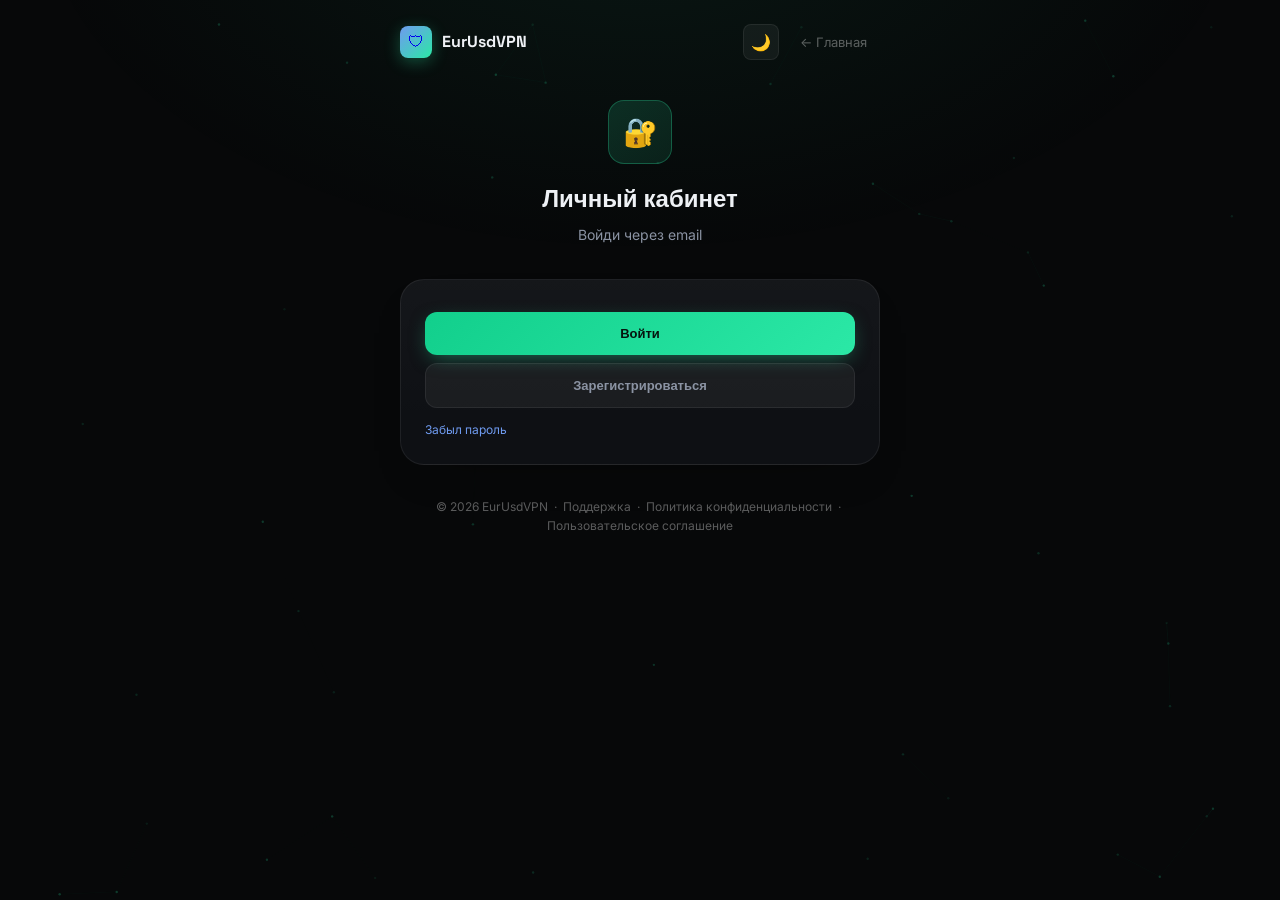
<file: cabinet.html>
<!DOCTYPE html>
<html lang="ru" data-theme="dark">
<head>
<meta charset="UTF-8">
<meta name="viewport" content="width=device-width, initial-scale=1.0">
<title>EurUsdVPN — Личный кабинет</title>
<link rel="preconnect" href="https://fonts.googleapis.com"><link rel="preconnect" href="https://fonts.gstatic.com" crossorigin>
<link href="https://fonts.googleapis.com/css2?family=Space+Grotesk:wght@400;500;600;700&family=JetBrains+Mono:wght@400;500;600;700&family=Inter:wght@400;500;600&display=swap" rel="stylesheet">
<style>
*{margin:0;padding:0;box-sizing:border-box}

/* ── TOKENS ── */
:root{
  --ease-out:cubic-bezier(0,0,.2,1);
  --ease-in:cubic-bezier(.4,0,1,1);
  --spring:cubic-bezier(.34,1.56,.64,1);
  --r4:4px;--r8:8px;--r12:12px;--r16:16px;--r24:24px;
}
[data-theme="dark"]{
  --bg:#070809;--bg2:#0e1014;--bg3:#161a20;
  --border:rgba(255,255,255,.07);--border2:rgba(43,232,166,.28);
  --text:#eef1f5;--text2:#8b93a3;--text3:rgba(255,255,255,.34);
  --blue:#6f9bf0;--cyan:#2be8a6;--green:#2be8a6;--amber:#ffb020;--red:#ff5d5d;
  --accent:#2be8a6;--accent2:#12cf8c;--accent-ink:#06140e;
  --card:rgba(255,255,255,.025);--card2:rgba(255,255,255,.05);
  --shadow:rgba(0,0,0,.6);
}
[data-theme="light"]{
  --bg:#eef1f6;--bg2:#ffffff;--bg3:#f3f5fa;
  --border:rgba(0,0,0,.08);--border2:rgba(16,185,129,.3);
  --text:#0b0f14;--text2:#475063;--text3:rgba(0,0,0,.38);
  --blue:#2f6fe0;--cyan:#0a9c6e;--green:#0a9c6e;--amber:#c47f08;--red:#dc2626;
  --accent:#0fae78;--accent2:#0a9c6e;--accent-ink:#ffffff;
  --card:rgba(0,0,0,.02);--card2:rgba(0,0,0,.04);
  --shadow:rgba(20,40,60,.12);
}

body{
  background:var(--bg);color:var(--text);
  font-family:'Inter',sans-serif;font-size:14px;line-height:1.6;
  min-height:100vh;transition:background .3s var(--ease-out),color .3s var(--ease-out);
}

/* ── CANVAS ── */
#canvas{position:fixed;inset:0;z-index:0;opacity:.6;pointer-events:none}

/* ── LAYOUT ── */
.page{position:relative;z-index:1;min-height:100vh;display:flex;flex-direction:column;align-items:center;padding:24px 16px 48px}
.wrap{width:100%;max-width:480px}

/* ── NAV ── */
.nav{display:flex;align-items:center;justify-content:space-between;margin-bottom:40px}
.logo{display:flex;align-items:center;gap:10px;text-decoration:none}
.logo-mark{width:32px;height:32px;border-radius:var(--r8);background:linear-gradient(135deg,var(--blue),var(--cyan));display:flex;align-items:center;justify-content:center;font-size:16px;box-shadow:0 4px 16px rgba(43,232,166,.3)}
.logo-name{font-family:'Space Grotesk',sans-serif;font-weight:800;font-size:16px;color:var(--text)}
.nav-actions{display:flex;gap:8px;align-items:center}

/* Theme toggle */
.theme-btn{width:36px;height:36px;border-radius:var(--r8);background:var(--card2);border:1px solid var(--border);cursor:pointer;display:flex;align-items:center;justify-content:center;font-size:16px;transition:all .2s var(--ease-out);color:var(--text2)}
.theme-btn:hover{background:var(--border);transform:translateY(-1px)}
.theme-btn:active{transform:scale(.97)}

.home-link{font-size:13px;color:var(--text3);text-decoration:none;padding:6px 12px;border-radius:var(--r8);transition:all .2s;border:1px solid transparent}
.home-link:hover{color:var(--text2);background:var(--card2);border-color:var(--border)}

/* ── CARD ── */
.card{background:linear-gradient(180deg,rgba(255,255,255,.028),rgba(255,255,255,0) 140px),var(--bg2);border:1px solid var(--border);border-radius:var(--r24);padding:24px;margin-bottom:14px;position:relative;overflow:hidden;transition:transform .3s var(--ease-out),box-shadow .3s var(--ease-out);box-shadow:0 20px 50px -34px var(--shadow)}
[data-theme="light"] .card{box-shadow:0 4px 20px var(--shadow)}

/* ── LOGIN ── */
.login-hero{text-align:center;margin-bottom:32px;animation:enter .5s var(--ease-out) both}
.login-icon{width:64px;height:64px;border-radius:var(--r16);background:linear-gradient(135deg,rgba(43,232,166,.15),rgba(43,232,166,.1));border:1px solid var(--border2);display:flex;align-items:center;justify-content:center;font-size:28px;margin:0 auto 16px}
.login-title{font-family:'Space Grotesk',sans-serif;font-size:24px;font-weight:800;margin-bottom:6px}
.login-sub{color:var(--text2);font-size:14px}

.field-label{font-family:'Space Grotesk',sans-serif;font-size:11px;font-weight:700;letter-spacing:.8px;color:var(--text3);text-transform:uppercase;margin-bottom:8px;display:block}
.field-row{display:flex;gap:8px}
.inp{flex:1;background:var(--bg3);border:1.5px solid var(--border);border-radius:var(--r12);padding:13px 16px;color:var(--text);font-family:'JetBrains Mono',monospace;font-size:14px;font-weight:600;letter-spacing:1.5px;text-transform:uppercase;outline:none;transition:border-color .2s var(--ease-out),box-shadow .2s var(--ease-out)}
.inp::placeholder{color:var(--text3);letter-spacing:0;font-size:12px;font-weight:400}
.inp:focus{border-color:var(--accent);box-shadow:0 0 0 3px rgba(43,232,166,.16)}
.btn{padding:13px 20px;border-radius:var(--r12);font-family:'Space Grotesk',sans-serif;font-size:13px;font-weight:700;cursor:pointer;border:none;transition:all .15s var(--ease-out);white-space:nowrap}
.btn:active{transform:scale(.97);transition-duration:.1s}
.btn-primary{background:linear-gradient(135deg,var(--accent2),var(--accent));color:var(--accent-ink);box-shadow:0 6px 20px -6px rgba(43,232,166,.5)}
.btn-primary:hover{transform:translateY(-1px);box-shadow:0 6px 24px rgba(43,232,166,.4)}
.btn-primary:disabled{opacity:.5;cursor:not-allowed;transform:none;box-shadow:none}
.btn-ghost{background:var(--card2);border:1px solid var(--border);color:var(--text2)}
.btn-ghost:hover{background:var(--bg3);color:var(--text)}
.btn-danger{background:rgba(248,113,113,.1);border:1px solid rgba(248,113,113,.25);color:var(--red)}
.btn-danger:hover{background:rgba(248,113,113,.2)}
.btn-warn{background:rgba(251,191,36,.08);border:1px solid rgba(251,191,36,.2);color:var(--amber)}
.btn-warn:hover{background:rgba(251,191,36,.15)}
.btn-block{width:100%;display:block;text-align:center;margin-top:8px}

.hint{font-size:12px;color:var(--text3);margin-top:10px;line-height:1.7}
.hint a{color:var(--blue);text-decoration:none}
.hint a:hover{text-decoration:underline}
.err-box{background:rgba(248,113,113,.08);border:1px solid rgba(248,113,113,.2);border-radius:var(--r12);padding:12px 14px;font-size:13px;color:var(--red);display:none;margin-top:10px;animation:enter .2s var(--ease-out)}
.ok-box{background:rgba(52,211,153,.08);border:1px solid rgba(52,211,153,.2);border-radius:var(--r12);padding:12px 14px;font-size:13px;color:var(--green);display:none;margin-top:10px;animation:enter .2s var(--ease-out)}

/* ── AUTH TABS ── */
.auth-tabs{display:flex;gap:6px;margin-bottom:16px}
.auth-tab{flex:1;padding:10px 8px;border-radius:var(--r8);font-family:'Space Grotesk',sans-serif;font-size:13px;font-weight:600;cursor:pointer;border:1px solid var(--border);background:var(--card);color:var(--text2);transition:all .2s var(--ease-out)}
.auth-tab:hover{background:var(--bg3)}
.auth-tab.at-active{background:rgba(43,232,166,.12);border-color:var(--border2);color:var(--accent)}
.inp-plain{text-transform:none!important;letter-spacing:normal!important;font-size:14px!important;font-weight:500!important;width:100%;margin-bottom:10px}

/* ── DASHBOARD ── */
.dash{display:none;animation:enter .4s var(--ease-out) both}

/* Status badge — "on-air" терминал соединения */
.status-pill{display:inline-flex;align-items:center;gap:8px;padding:6px 14px;border-radius:50px;font-family:'JetBrains Mono',monospace;font-size:11px;font-weight:600;letter-spacing:1px;text-transform:uppercase;margin-bottom:18px}
.status-active{background:rgba(43,232,166,.1);border:1px solid var(--border2);color:var(--accent);box-shadow:0 0 0 1px rgba(43,232,166,.04),0 6px 24px -10px rgba(43,232,166,.5)}
.status-expired{background:rgba(255,93,93,.1);border:1px solid rgba(255,93,93,.28);color:var(--red)}
.pulse{width:8px;height:8px;border-radius:50%;background:currentColor;box-shadow:0 0 10px currentColor;animation:dot-pulse 2s ease-in-out infinite}
@keyframes dot-pulse{0%,100%{opacity:1;transform:scale(1)}50%{opacity:.35;transform:scale(.65)}}

/* Countdown — живой тикер позиции */
.countdown{position:relative;text-align:center;padding:22px 0 20px;border-bottom:1px solid var(--border);margin-bottom:20px}
.cd-label{font-size:10px;font-family:'JetBrains Mono',monospace;font-weight:600;letter-spacing:2px;text-transform:uppercase;color:var(--text3);margin-bottom:14px}
.cd-digits{display:flex;justify-content:center;align-items:flex-start;gap:8px}
.cd-block{position:relative;background:linear-gradient(180deg,rgba(43,232,166,.06),rgba(43,232,166,0)),var(--bg3);border:1px solid var(--border);border-radius:var(--r12);padding:14px 16px 10px;min-width:66px;text-align:center;overflow:hidden}
.cd-block::before{content:"";position:absolute;top:0;left:14px;right:14px;height:2px;border-radius:2px;background:var(--accent);opacity:.55}
.cd-num{font-family:'JetBrains Mono',monospace;font-variant-numeric:tabular-nums;font-size:30px;font-weight:700;color:var(--text);line-height:1;display:block;text-shadow:0 0 18px rgba(43,232,166,.25)}
.cd-unit{font-size:9px;font-family:'JetBrains Mono',monospace;font-weight:600;letter-spacing:1px;text-transform:uppercase;color:var(--text3);margin-top:6px;display:block}
.cd-sep{font-family:'JetBrains Mono',monospace;font-size:22px;font-weight:700;color:var(--accent);opacity:.5;margin-top:14px}

/* Info rows */
.irow{display:flex;justify-content:space-between;align-items:center;padding:11px 0;border-bottom:1px solid var(--border)}
.irow:last-child{border:none}
.il{font-size:13px;color:var(--text2)}
.iv{font-family:'JetBrains Mono',monospace;font-size:13px;font-weight:500;color:var(--text)}
.iv.green{color:var(--green)}
.iv.blue{color:var(--blue)}

/* Progress */
.prog-wrap{background:var(--bg3);border-radius:99px;height:5px;margin:18px 0 6px;overflow:hidden}
.prog-bar{height:100%;border-radius:99px;background:linear-gradient(90deg,var(--blue),var(--cyan));transition:width 1.2s cubic-bezier(.4,0,.2,1)}
.prog-meta{display:flex;justify-content:space-between;font-size:11px;color:var(--text3)}

/* Download btn */
.dl-btn{display:flex;align-items:center;justify-content:center;gap:10px;width:100%;padding:14px;border-radius:var(--r16);font-family:'Space Grotesk',sans-serif;font-size:14px;font-weight:700;background:linear-gradient(135deg,var(--accent2),var(--accent));color:var(--accent-ink);cursor:pointer;border:none;margin-top:20px;transition:all .2s var(--ease-out);box-shadow:0 6px 24px -8px rgba(43,232,166,.5)}
.dl-btn:hover{transform:translateY(-2px);box-shadow:0 8px 32px rgba(43,232,166,.4)}
.dl-btn:active{transform:scale(.97);transition-duration:.1s}

/* Config text */
.config-block{display:none;margin-top:12px;animation:enter .25s var(--ease-out)}
.config-header{display:flex;justify-content:space-between;align-items:center;margin-bottom:8px}
.config-label{font-family:'Space Grotesk',sans-serif;font-size:11px;font-weight:700;letter-spacing:.8px;text-transform:uppercase;color:var(--text3)}
.config-pre{background:var(--bg3);border:1px solid var(--border);border-radius:var(--r12);padding:16px;font-family:'JetBrains Mono',monospace;font-size:11px;line-height:1.8;color:var(--text2);overflow-x:auto;white-space:pre-wrap;word-break:break-all;max-height:280px;overflow-y:auto}

/* History */
.hist-item{display:flex;align-items:center;justify-content:space-between;padding:12px 0;border-bottom:1px solid var(--border)}
.hist-item:last-child{border:none}
.hist-left{display:flex;align-items:center;gap:12px}
.hist-icon{width:36px;height:36px;border-radius:var(--r8);display:flex;align-items:center;justify-content:center;font-size:15px;flex-shrink:0}
.hist-icon.ok{background:rgba(52,211,153,.1)}
.hist-icon.fail{background:rgba(248,113,113,.1)}
.hist-name{font-weight:600;font-size:13px;color:var(--text)}
.hist-date{font-size:11px;color:var(--text3);margin-top:1px}
.hist-amount{font-family:'JetBrains Mono',monospace;font-size:13px;font-weight:600;color:var(--text2)}

/* Plans grid */
.plans-grid{display:grid;grid-template-columns:1fr 1fr;gap:8px;margin-bottom:16px}
.device-item{display:flex;align-items:center;justify-content:space-between;padding:12px 0;border-bottom:1px solid var(--border)}
.device-item:last-child{border:none}
.device-left{display:flex;align-items:center;gap:10px}
.device-icon{width:36px;height:36px;border-radius:var(--r8);background:rgba(43,232,166,.1);display:flex;align-items:center;justify-content:center;font-size:16px;flex-shrink:0}
.device-name{font-weight:600;font-size:13px;color:var(--text)}
.device-ip{font-family:'JetBrains Mono',monospace;font-size:11px;color:var(--text3);margin-top:2px}
.device-actions{display:flex;gap:6px}
.dev-btn{width:30px;height:30px;border-radius:var(--r8);border:1px solid var(--border);background:var(--card2);cursor:pointer;display:flex;align-items:center;justify-content:center;font-size:13px;transition:all .15s;color:var(--text2)}
.dev-btn:hover{background:var(--bg3);transform:translateY(-1px)}
.dev-btn:active{transform:scale(.95)}
.dev-btn.danger:hover{background:rgba(248,113,113,.1);border-color:rgba(248,113,113,.3);color:var(--red)}
.rename-row{display:flex;gap:6px;margin-top:8px;padding:10px;background:var(--bg3);border-radius:var(--r8);border:1px solid var(--border)}
.cnt-btn{background:rgba(43,232,166,.06);border:1.5px solid var(--border);border-radius:var(--r8);color:var(--text3);font-family:'Space Grotesk',sans-serif;font-size:14px;font-weight:700;padding:9px 4px;text-align:center;cursor:pointer;transition:.2s;line-height:1.2;width:100%}
.cnt-btn.sel{background:rgba(43,232,166,.12);border-color:var(--accent2);color:var(--accent)}
.plan-card{background:var(--bg3);border:1.5px solid var(--border);border-radius:var(--r12);padding:14px;cursor:pointer;transition:all .2s var(--ease-out);text-align:center}
.plan-card:hover{border-color:rgba(43,232,166,.3);transform:translateY(-1px)}
.plan-card:active{transform:scale(.97)}
.plan-card.sel{background:rgba(43,232,166,.08);border-color:rgba(43,232,166,.5)}
.plan-n{font-family:'Space Grotesk',sans-serif;font-size:12px;font-weight:700;color:var(--text2);margin-bottom:4px}
.plan-p{font-family:'JetBrains Mono',monospace;font-size:22px;font-weight:600;color:var(--blue)}
.plan-badge{font-size:10px;color:var(--cyan);margin-top:2px;font-family:'Space Grotesk',sans-serif;font-weight:700}

/* Req box */
.req-box{background:rgba(43,232,166,.05);border:1px solid rgba(43,232,166,.15);border-radius:var(--r12);padding:16px;margin-bottom:14px}
.req-row{display:flex;justify-content:space-between;align-items:center;padding:8px 0;border-bottom:1px solid rgba(255,255,255,.04)}
.req-row:last-child{border:none}
.req-l{font-size:12px;color:var(--text2)}
.req-v{font-family:'JetBrains Mono',monospace;font-size:13px;font-weight:500;color:var(--text);cursor:pointer;transition:color .15s}
.req-v:hover{color:var(--blue)}
.req-warn{font-size:11px;color:rgba(251,191,36,.7);margin-top:10px;padding-top:10px;border-top:1px solid rgba(255,255,255,.04)}

/* Section titles */
.sec-title{font-family:'Space Grotesk',sans-serif;font-size:15px;font-weight:800;margin-bottom:16px;color:var(--text)}

/* Logout */
.logout-row{text-align:center;margin-top:8px}
.logout-link{font-size:13px;color:var(--text3);cursor:pointer;transition:color .15s;background:none;border:none;font-family:'Inter',sans-serif}
.logout-link:hover{color:var(--text2)}

/* Footer */
.footer{text-align:center;margin-top:32px;font-size:12px;color:var(--text3)}
.footer a{color:var(--text3);text-decoration:none;transition:color .15s}
.footer a:hover{color:var(--text2)}

/* Divider */
.divider{height:1px;background:var(--border);margin:4px 0 12px}

/* Animations */
@keyframes enter{from{opacity:0;transform:translateY(8px)}to{opacity:1;transform:translateY(0)}}
@keyframes shimmer{from{background-position:-200% 0}to{background-position:200% 0}}
.skeleton{background:linear-gradient(90deg,var(--bg3) 25%,var(--card2) 50%,var(--bg3) 75%);background-size:200% 100%;animation:shimmer 1.5s infinite;border-radius:var(--r8)}

/* Accessibility: видимый фокус */
:focus-visible{outline:2px solid var(--accent);outline-offset:2px;border-radius:6px}
.btn:focus-visible,.dl-btn:focus-visible,.plan-card:focus-visible{outline-offset:3px}
/* Атмосферное свечение */
body::before{content:"";position:fixed;inset:0;z-index:0;pointer-events:none;background:radial-gradient(880px 520px at 50% -12%,rgba(43,232,166,.07),transparent 70%)}

@media(max-width:480px){
  .card{padding:20px 16px}
  .field-row{flex-direction:column}
  .btn{width:100%}
  .plans-grid{grid-template-columns:1fr 1fr}
  .cd-num{font-size:22px}
  .cd-block{min-width:52px;padding:10px 12px}
}

@media(prefers-reduced-motion:reduce){*,*::before,*::after{animation-duration:.01ms!important;transition-duration:.01ms!important}}
</style>
</head>
<body>
<canvas id="canvas"></canvas>

<div class="page">
<div class="wrap">

<!-- NAV -->
<nav class="nav">
  <a href="https://konstantinstrejko-oss.github.io/eurusdvpn/" class="logo">
    <div class="logo-mark">🛡</div>
    <span class="logo-name">EurUsdVPN</span>
  </a>
  <div class="nav-actions">
    <button class="theme-btn" onclick="toggleTheme()" title="Переключить тему" id="themeBtn">🌙</button>
    <a href="https://konstantinstrejko-oss.github.io/eurusdvpn/" class="home-link">← Главная</a>
  </div>
</nav>

<!-- LOGIN -->
<div id="loginView">
  <div class="login-hero">
    <div class="login-icon">🔐</div>
    <h1 class="login-title">Личный кабинет</h1>
    <p class="login-sub">Войди через email</p>
  </div>
  <div class="card">

    <!-- EMAIL PANEL -->
    <div id="authEmailPanel">

      <!-- Выбор: войти или зарегистрироваться -->
      <div id="emChoicePanel">
        <button class="btn btn-primary btn-block" style="margin-bottom:8px" onclick="emShowLogin()">Войти</button>
        <button class="btn btn-ghost btn-block" onclick="emShowReg()">Зарегистрироваться</button>
        <div class="hint" style="margin-top:12px">
          <a href="#" onclick="emShowReset();return false">Забыл пароль</a>
        </div>
      </div>

      <!-- Email login -->
      <div id="emLoginPanel" style="display:none">
        <label class="field-label">Email</label>
        <input class="inp inp-plain" id="emLoginEmail" type="email" placeholder="you@example.com" onkeydown="if(event.key==='Enter')emailLogin()">
        <label class="field-label">Пароль</label>
        <input class="inp inp-plain" id="emLoginPw" type="password" placeholder="••••••••" onkeydown="if(event.key==='Enter')emailLogin()">
        <button class="btn btn-primary btn-block" id="emLoginBtn" onclick="emailLogin()">Войти</button>
        <div class="err-box" id="emLoginErr"></div>
        <div class="hint" style="margin-top:12px">
          <a href="#" onclick="emShowChoice();return false">← Назад</a>
          &nbsp;·&nbsp;
          <a href="#" onclick="emShowReset();return false">Забыл пароль</a>
        </div>
      </div>

      <!-- Register step 1: email + OTP -->
      <div id="emRegStep1Panel" style="display:none">
        <label class="field-label">Email</label>
        <input class="inp inp-plain" id="emRegEmail" type="email" placeholder="you@example.com">
        <button class="btn btn-primary btn-block" id="emRegSendBtn" onclick="emSendRegOtp()">Отправить код подтверждения</button>
        <div class="err-box" id="emRegErr"></div>
        <div class="hint" style="margin-top:12px"><a href="#" onclick="emShowChoice();return false">← Назад</a></div>
      </div>

      <!-- Register step 2: otp + password -->
      <div id="emRegStep2Panel" style="display:none">
        <label class="field-label">Код из письма</label>
        <input class="inp inp-plain" id="emRegOtp" type="text" placeholder="000000" maxlength="6" style="text-align:center;letter-spacing:6px" oninput="this.value=this.value.replace(/\D/g,'')">
        <label class="field-label">Придумай пароль</label>
        <input class="inp inp-plain" id="emRegPw" type="password" placeholder="минимум 8 символов">
        <label class="field-label">Повтори пароль</label>
        <input class="inp inp-plain" id="emRegPw2" type="password" placeholder="••••••••">
        <button class="btn btn-primary btn-block" id="emRegConfirmBtn" onclick="emRegisterConfirm()">Создать аккаунт</button>
        <div class="err-box" id="emRegStep2Err"></div>
        <div class="hint" style="margin-top:12px"><a href="#" onclick="emShowReg();return false">← Назад</a></div>
      </div>

      <!-- Reset step 1: email -->
      <div id="emResetStep1Panel" style="display:none">
        <label class="field-label">Email</label>
        <input class="inp inp-plain" id="emResetEmail" type="email" placeholder="you@example.com">
        <button class="btn btn-primary btn-block" id="emResetSendBtn" onclick="emSendResetOtp()">Отправить код</button>
        <div class="err-box" id="emResetErr"></div>
        <div class="hint" style="margin-top:12px"><a href="#" onclick="emShowChoice();return false">← Назад</a></div>
      </div>

      <!-- Reset step 2: otp + new password -->
      <div id="emResetStep2Panel" style="display:none">
        <label class="field-label">Код из письма</label>
        <input class="inp inp-plain" id="emResetOtp" type="text" placeholder="000000" maxlength="6" style="text-align:center;letter-spacing:6px" oninput="this.value=this.value.replace(/\D/g,'')">
        <label class="field-label">Новый пароль</label>
        <input class="inp inp-plain" id="emResetPw" type="password" placeholder="минимум 8 символов">
        <label class="field-label">Повтори пароль</label>
        <input class="inp inp-plain" id="emResetPw2" type="password" placeholder="••••••••">
        <button class="btn btn-primary btn-block" id="emResetConfirmBtn" onclick="emResetConfirm()">Сохранить пароль</button>
        <div class="err-box" id="emResetStep2Err"></div>
        <div class="hint" style="margin-top:12px"><a href="#" onclick="emShowReset();return false">← Назад</a></div>
      </div>

    </div><!-- /authEmailPanel -->
  </div>
</div>

<!-- DASHBOARD -->
<div class="dash" id="dashView">

  <!-- TG LINK BANNER (email auth без привязки Telegram) -->
  <div class="card" id="tgLinkBanner" style="display:none;text-align:center;padding:22px;border-color:rgba(255,176,32,.35);background:rgba(255,176,32,.05)">
    <div style="font-size:28px;margin-bottom:10px">🔗</div>
    <div style="font-family:'Space Grotesk',sans-serif;font-weight:700;font-size:16px;margin-bottom:8px;color:var(--amber)">Привяжи Telegram-аккаунт</div>
    <div style="color:var(--text2);font-size:13px;line-height:1.6;margin-bottom:16px">
      Чтобы видеть подписку и конфиги, открой бота и нажми<br>
      <b>👤 Профиль → 📧 Привязать email</b><br>
      После привязки можно сразу установить пароль через бота:<br>
      <b>👤 Профиль → 🔐 Установить пароль кабинета</b>
    </div>
    <a href="https://t.me/EurUsdVpnService_bot" class="btn btn-primary" style="display:inline-block;text-decoration:none">Открыть бота</a>
  </div>

  <!-- STATUS CARD -->
  <div class="card" style="animation-delay:0ms">
    <div class="status-pill status-active" id="statusPill">
      <span class="pulse"></span>
      <span id="statusText">Защищено · онлайн</span>
    </div>

    <!-- COUNTDOWN -->
    <div class="countdown">
      <div class="cd-label">До окончания подписки</div>
      <div class="cd-digits">
        <div class="cd-block"><span class="cd-num" id="cdDays">--</span><span class="cd-unit">дней</span></div>
        <span class="cd-sep">:</span>
        <div class="cd-block"><span class="cd-num" id="cdH">--</span><span class="cd-unit">часов</span></div>
        <span class="cd-sep">:</span>
        <div class="cd-block"><span class="cd-num" id="cdM">--</span><span class="cd-unit">минут</span></div>
        <span class="cd-sep">:</span>
        <div class="cd-block"><span class="cd-num" id="cdS">--</span><span class="cd-unit">секунд</span></div>
      </div>
    </div>

    <!-- INFO -->
    <div class="irow"><span class="il">📅 Активна до</span><span class="iv green" id="endDate">—</span></div>
    <div class="irow"><span class="il">🌐 IP адрес</span><span class="iv blue" id="clientIp">—</span></div>
    <div class="irow"><span class="il">📦 Тариф</span><span class="iv" id="planName">—</span></div>

    <!-- PROGRESS -->
    <div class="prog-wrap"><div class="prog-bar" id="progBar" style="width:0%"></div></div>
    <div class="prog-meta"><span id="progUsed"></span><span id="progLeft"></span></div>

    <!-- ACTIONS -->
    <button class="dl-btn" onclick="downloadConfig()">⬇️ Скачать конфиг (.conf)</button>

    <div class="config-block" id="configBlock">
      <div class="config-header">
        <span class="config-label">Конфиг</span>
        <button class="btn btn-ghost" style="padding:6px 12px;font-size:12px" onclick="copyConfig()" id="copyBtn">📋 Копировать</button>
      </div>
      <pre class="config-pre" id="configText"></pre>
    </div>
    <button class="btn btn-ghost btn-block" style="margin-top:10px" onclick="toggleConfig()" id="toggleConfigBtn">👁 Показать конфиг текстом</button>
  </div>

  <!-- DEVICES CARD -->
  <div class="card" id="devicesCard" style="animation-delay:50ms;display:none">
    <div style="display:flex;align-items:center;justify-content:space-between;margin-bottom:16px">
      <div class="sec-title" style="margin:0">📱 Мои устройства</div>
      <span id="devCount" style="font-family:'JetBrains Mono',monospace;font-size:12px;color:var(--text3)">0/1</span>
    </div>
    <div id="devicesList"></div>
    <div id="addDevBlock" style="display:none;margin-top:12px;padding-top:12px;border-top:1px solid var(--border)">
      <label class="field-label">Название нового устройства</label>
      <div class="field-row">
        <input class="inp" id="newDevName" type="text" placeholder="iPhone, Ноутбук..." maxlength="32" onkeydown="if(event.key==='Enter')addDevice()">
        <button class="btn btn-primary" onclick="addDevice()" id="addDevBtn">Добавить</button>
      </div>
      <div class="err-box" id="addDevErr"></div>
    </div>
    <button class="btn btn-ghost btn-block" id="addDevToggle" onclick="toggleAddDev()" style="margin-top:10px;display:none">➕ Добавить устройство</button>
    <div id="buySlotBlock" style="display:none;margin-top:8px">
      <button class="btn btn-warn btn-block" onclick="toggleBuySlot()" id="buySlotToggle">💳 Докупить слот устройства</button>
      <div id="buySlotForm" style="display:none;margin-top:10px;padding:14px;background:rgba(43,232,166,.05);border:1px solid rgba(43,232,166,.15);border-radius:var(--r12)">
        <div style="font-size:13px;color:var(--text2);margin-bottom:12px">
          💳 Доплата за устройство: <strong id="addonPrice" style="color:var(--text)">—</strong><br>
          <span style="font-size:11px;color:var(--text3)">Фиксированно за каждое устройство. Оплата через СБП — слот добавится автоматически.</span>
        </div>
        <button class="btn btn-primary btn-block" onclick="submitAddon()" id="addonBtn">💳 Оплатить через СБП</button>
        <div class="err-box" id="addonErr"></div>
        <div class="ok-box" id="addonOk"></div>
      </div>
    </div>
  </div>

  <!-- HISTORY CARD -->
  <div class="card" id="histCard" style="animation-delay:50ms">
    <div class="sec-title">📋 История платежей</div>
    <div id="histList"><div style="color:var(--text3);font-size:13px">Загрузка...</div></div>
  </div>

  <!-- RECREATE CARD -->
  <div class="card" style="animation-delay:100ms">
    <div class="sec-title">⚠️ Проблемы с VPN?</div>
    <p style="font-size:13px;color:var(--text2);margin-bottom:14px;line-height:1.6">Если конфиг перестал работать — пересоздай его. Срок подписки <strong>не продлевается</strong>, только ключи обновятся.</p>
    <button class="btn btn-warn btn-block" onclick="showRecreate()" id="recreateShowBtn">🔄 Пересоздать конфиг устройства</button>
    <div id="recreateBlock" style="display:none;margin-top:12px;padding-top:12px;border-top:1px solid var(--border)">
      <label class="field-label" style="margin-bottom:10px">Выбери устройство</label>
      <div id="recreateDevList" style="margin-bottom:14px"></div>
      <p style="font-size:12px;color:var(--amber);margin-bottom:12px">⚠️ Старый конфиг этого устройства перестанет работать немедленно.</p>
      <div style="display:flex;gap:8px">
        <button class="btn btn-danger" style="flex:1" onclick="doRecreate()" id="recreateBtn" disabled>Подтвердить</button>
        <button class="btn btn-ghost" style="flex:1" onclick="hideRecreate()">Отмена</button>
      </div>
      <div class="err-box" id="recreateErr"></div>
      <div class="ok-box" id="recreateOk"></div>
    </div>
  </div>

  <!-- RENEWAL CARD -->
  <div class="card" style="animation-delay:150ms">
    <div class="sec-title">🔄 Продлить подписку</div>
    <div style="margin-bottom:14px">
      <div style="font-size:12px;color:var(--text3);margin-bottom:8px">📱 Устройств — <span id="cabDevHint" style="color:var(--accent);font-weight:600">2 устройства — базовая цена</span></div>
      <div style="display:grid;grid-template-columns:repeat(4,1fr);gap:6px">
        <button class="cnt-btn sel" id="cBtn2" onclick="setCabDevCount(2)">2</button>
        <button class="cnt-btn" id="cBtn3" onclick="setCabDevCount(3)">3<span style="display:block;font-size:9px;opacity:.65">+69₽</span></button>
        <button class="cnt-btn" id="cBtn4" onclick="setCabDevCount(4)">4<span style="display:block;font-size:9px;opacity:.65">+138₽</span></button>
        <button class="cnt-btn" id="cBtn5" onclick="setCabDevCount(5)">5<span style="display:block;font-size:9px;opacity:.65">+207₽</span></button>
      </div>
    </div>
    <div class="plans-grid">
      <div class="plan-card" onclick="selPlan('7d',89,7)" data-k="7d" data-base="89"><div class="plan-n">7 дней</div><div class="plan-p" id="cp_7d">89₽</div></div>
      <div class="plan-card hot" onclick="selPlan('1m',169,30)" data-k="1m" data-base="169"><div class="plan-n">1 месяц</div><div class="plan-p" id="cp_1m">169₽</div><div class="plan-badge">🔥 HIT</div></div>
      <div class="plan-card" onclick="selPlan('3m',529,90)" data-k="3m" data-base="529"><div class="plan-n">3 месяца</div><div class="plan-p" id="cp_3m">529₽</div></div>
      <div class="plan-card" onclick="selPlan('6m',829,180)" data-k="6m" data-base="829"><div class="plan-n">6 месяцев</div><div class="plan-p" id="cp_6m">829₽</div><div class="plan-badge">Выгодно</div></div>
      <div class="plan-card" onclick="selPlan('1y',2000,365)" data-k="1y" data-base="2000"><div class="plan-n">1 год</div><div class="plan-p" id="cp_1y">2000₽</div><div class="plan-badge">Максимум</div></div>
    </div>
    <div id="renewBlock" style="display:none;animation:enter .25s var(--ease-out)">
      <div class="req-box">
        <div style="font-size:13px;color:var(--text2);line-height:1.6">К оплате: <strong id="renewAmt" style="color:var(--text)">—</strong><br><span style="font-size:11px;color:var(--text3)">Оплата через СБП — подписка продлится автоматически после оплаты.</span></div>
      </div>
      <button class="btn btn-primary btn-block" onclick="submitRenew()" id="renewBtn">💳 Оплатить через СБП</button>
      <div class="err-box" id="renewErr"></div>
      <div class="ok-box" id="renewOk"></div>
    </div>
    <button class="btn btn-ghost btn-block" onclick="toggleRenew()" id="renewToggle">💳 Оплатить и продлить</button>
  </div>

  <!-- TRIAL CARD -->
  <div class="card" id="trialCard" style="display:none;text-align:center;padding:22px">
    <div style="font-size:32px;margin-bottom:8px">🎁</div>
    <div class="sec-title" style="justify-content:center">Пробный период — 3 дня бесплатно</div>
    <p style="font-size:13px;color:var(--text2);margin:8px 0 16px;line-height:1.6">2 устройства · без оплаты · даётся один раз новым пользователям.</p>
    <button class="btn btn-primary btn-block" onclick="activateTrialCab()" id="trialBtn">🎁 Активировать пробные 3 дня</button>
    <div class="err-box" id="trialErr"></div>
    <div class="ok-box" id="trialOk"></div>
  </div>

  <!-- REFERRAL CARD -->
  <div class="card" style="animation-delay:170ms">
    <div class="sec-title">👥 Пригласить друга</div>
    <p style="font-size:13px;color:var(--text2);margin-bottom:14px;line-height:1.6">🎁 Когда друг купит подписку, вы <strong>оба получите +3 дня</strong> бесплатно.</p>
    <div style="display:flex;gap:10px;margin-bottom:14px">
      <div style="flex:1;text-align:center;background:var(--card2);border:1px solid var(--border);border-radius:var(--r12);padding:12px"><div style="font-size:22px;font-weight:700" id="refTotalCab">0</div><div style="font-size:11px;color:var(--text3)">Приглашено</div></div>
      <div style="flex:1;text-align:center;background:var(--card2);border:1px solid var(--border);border-radius:var(--r12);padding:12px"><div style="font-size:22px;font-weight:700;color:var(--green)" id="refPaidCab">0</div><div style="font-size:11px;color:var(--text3)">Бонусов</div></div>
    </div>
    <div style="font-size:12px;color:var(--text3);margin-bottom:6px">Твоя ссылка:</div>
    <div class="config-pre" id="refLinkCab" style="word-break:break-all;font-size:12px;margin-bottom:10px">—</div>
    <button class="btn btn-primary btn-block" onclick="copyRefCab()">📋 Скопировать ссылку</button>
  </div>

  <!-- INSTRUCTION CARD -->
  <div class="card" style="animation-delay:190ms">
    <div class="sec-title">📖 Как подключиться</div>
    <details style="margin-bottom:8px;border:1px solid var(--border);border-radius:var(--r12);padding:10px 14px">
      <summary style="cursor:pointer;font-weight:700;font-size:14px">📱 Android</summary>
      <div style="font-size:13px;color:var(--text2);line-height:1.7;margin-top:10px">
        1️⃣ Установи <b>AmneziaVPN</b> (Google Play или amnezia.org)<br>
        2️⃣ Выше в «📱 Мои устройства» нажми 📋 — конфиг скопируется<br>
        3️⃣ Открой <b>AmneziaVPN</b> → <b>+</b> → вставь текст → <b>Подключиться</b> ✅<br>
        <span style="color:var(--text3)">Не вставляется? Скачай файл ⬇️ и импортируй.</span>
      </div>
    </details>
    <details style="margin-bottom:8px;border:1px solid var(--border);border-radius:var(--r12);padding:10px 14px">
      <summary style="cursor:pointer;font-weight:700;font-size:14px">🍏 iPhone — AmneziaVPN доступна</summary>
      <div style="font-size:13px;color:var(--text2);line-height:1.7;margin-top:10px">
        Если AmneziaVPN открывается в App Store (или сменён регион).<br>
        1️⃣ Установи <b><a href="https://apps.apple.com/app/amneziavpn/id1600529900" target="_blank" style="color:var(--blue)">AmneziaVPN</a></b><br>
        2️⃣ Скопируй конфиг 📋 (выше)<br>
        3️⃣ <b>AmneziaVPN</b> → <b>+</b> → вставь → разреши VPN → <b>Подключиться</b> ✅
      </div>
    </details>
    <details style="border:1px solid var(--border);border-radius:var(--r12);padding:10px 14px">
      <summary style="cursor:pointer;font-weight:700;font-size:14px">📲 iPhone — DefaultVPN (альтернатива)</summary>
      <div style="font-size:13px;color:var(--text2);line-height:1.7;margin-top:10px">
        Если AmneziaVPN недоступна в вашем App Store — используй бесплатный <b>DefaultVPN</b>.<br>
        1️⃣ Установи <b><a href="https://apps.apple.com/ru/app/defaultvpn/id6744725017" target="_blank" style="color:var(--blue)">DefaultVPN</a></b><br>
        2️⃣ Скопируй конфиг 📋 (выше)<br>
        3️⃣ <b>DefaultVPN</b> → <b>+</b> → вставь → разреши VPN → включи переключатель ✅
      </div>
    </details>
  </div>

  <!-- SUPPORT -->
  <div class="card" style="animation-delay:200ms;text-align:center;padding:20px">
    <div style="font-size:13px;color:var(--text2);margin-bottom:14px">Нужна помощь или возникли вопросы?</div>
    <a href="https://t.me/eurusdvpnservicemanager" target="_blank" style="display:inline-flex;align-items:center;gap:8px;padding:11px 22px;border-radius:var(--r12);background:rgba(43,232,166,.1);border:1px solid rgba(43,232,166,.25);color:var(--blue);font-family:'Space Grotesk',sans-serif;font-size:13px;font-weight:700;text-decoration:none;transition:all .2s var(--ease-out)" onmouseover="this.style.background='rgba(43,232,166,.2)'" onmouseout="this.style.background='rgba(43,232,166,.1)'">
      💬 Написать в поддержку
    </a>
    <a href="https://t.me/EurUsdVpnService_bot" target="_blank" style="display:inline-flex;align-items:center;gap:8px;padding:11px 22px;border-radius:var(--r12);background:var(--card2);border:1px solid var(--border);color:var(--text2);font-family:'Space Grotesk',sans-serif;font-size:13px;font-weight:700;text-decoration:none;transition:all .2s var(--ease-out);margin-left:8px" onmouseover="this.style.background='var(--bg3)'" onmouseout="this.style.background='var(--card2)'">
      🤖 Открыть бота
    </a>
  </div>

  <div class="logout-row">
    <button class="logout-link" onclick="logout()">Выйти из кабинета</button>
  </div>
</div>

<footer class="footer">
  © 2026 EurUsdVPN &nbsp;·&nbsp;
  <a href="https://t.me/eurusdvpnservicemanager">Поддержка</a> &nbsp;·&nbsp;
  <a href="https://telegra.ph/Politika-konfidencialnosti--EurUsdVPN-06-23" target="_blank" rel="noopener">Политика конфиденциальности</a> &nbsp;·&nbsp;
  <a href="https://telegra.ph/Polzovatelskoe-soglashenie--EurUsdVPN-06-23" target="_blank" rel="noopener">Пользовательское соглашение</a>
</footer>
</div>
</div>

<script>
const API = 'https://294736.fornex.cloud/api';
const PLANS_MAP = {'3d':'🔹 3 дня','7d':'🔸 7 дней','1m':'⭐ 1 месяц','3m':'💎 3 месяца'};
let currentConfig = '', currentToken = '', endDateTs = 0, countdownTimer = null, currentPlan = '1m', currentDaysLeft = 0;
let selPlanData = {key:'3m',price:529,days:90,basePrice:529};
let renewVisible = false;
let cabDevCount = 2;

function calcCabPrice(base, n){ return base + 69 * Math.max(0, n-2); }

function setCabDevCount(n){
  cabDevCount = n;
  for(let i=2;i<=5;i++){
    const b=document.getElementById('cBtn'+i);
    if(b) b.className='cnt-btn'+(i===n?' sel':'');
  }
  const hint=document.getElementById('cabDevHint');
  if(hint) hint.textContent = n<=2 ? '2 устройства — базовая цена' : `${n} устройства — база + ${(n-2)*69}₽`;
  // обновляем цены в карточках
  document.querySelectorAll('.plan-card[data-base]').forEach(el=>{
    const base=parseInt(el.dataset.base)||0;
    const priceEl=el.querySelector('.plan-p');
    if(priceEl) priceEl.textContent=calcCabPrice(base,n)+'₽';
  });
  // пересчитываем выбранный план
  if(selPlanData.basePrice){
    selPlanData.price=calcCabPrice(selPlanData.basePrice,n);
    document.getElementById('renewAmt').textContent=selPlanData.price+'₽';
  }
}

// ── THEME ──
function toggleTheme(){
  const html = document.documentElement;
  const isDark = html.getAttribute('data-theme') === 'dark';
  html.setAttribute('data-theme', isDark ? 'light' : 'dark');
  document.getElementById('themeBtn').textContent = isDark ? '🌙' : '☀️';
  localStorage.setItem('evpn_theme', isDark ? 'light' : 'dark');
}
(function(){
  const t = localStorage.getItem('evpn_theme') || 'dark';
  document.documentElement.setAttribute('data-theme', t);
  document.getElementById('themeBtn').textContent = t === 'dark' ? '🌙' : '☀️';
})();

// ── CANVAS ──
const cvs = document.getElementById('canvas');
const ctx = cvs.getContext('2d');
let W,H,pts;
function resize(){
  W=cvs.width=window.innerWidth;H=cvs.height=window.innerHeight;
  const n = W < 600 ? 30 : 50;
  pts=Array.from({length:n},()=>({x:Math.random()*W,y:Math.random()*H,vx:(Math.random()-.5)*.35,vy:(Math.random()-.5)*.35,p:Math.random()*Math.PI*2}));
}
resize();
window.addEventListener('resize',()=>{clearTimeout(window._rt);window._rt=setTimeout(resize,200)});
function draw(){
  ctx.clearRect(0,0,W,H);
  const isDark = document.documentElement.getAttribute('data-theme') === 'dark';
  const color = isDark ? '43,232,166' : '16,185,129';
  pts.forEach((p,i)=>{
    p.p+=.006;p.x+=p.vx;p.y+=p.vy;
    if(p.x<0||p.x>W)p.vx*=-1;if(p.y<0||p.y>H)p.vy*=-1;
    pts.slice(i+1).forEach(b=>{
      const d=Math.hypot(p.x-b.x,p.y-b.y);
      if(d<110){ctx.strokeStyle=`rgba(${color},${(1-d/110)*.15})`;ctx.lineWidth=.5;ctx.beginPath();ctx.moveTo(p.x,p.y);ctx.lineTo(b.x,b.y);ctx.stroke()}
    });
    ctx.fillStyle=`rgba(${color},${.25+Math.sin(p.p)*.12})`;
    ctx.beginPath();ctx.arc(p.x,p.y,1.2,0,Math.PI*2);ctx.fill();
  });
  requestAnimationFrame(draw);
}
draw();

// ── EMAIL PANELS ──
const _emPanels=['emChoicePanel','emLoginPanel','emRegStep1Panel','emRegStep2Panel','emResetStep1Panel','emResetStep2Panel'];
function _emShow(id){_emPanels.forEach(p=>document.getElementById(p).style.display=p===id?'':'none');}
function emShowChoice(){_emShow('emChoicePanel');}
function emShowLogin(){_emShow('emLoginPanel');}
function emShowReg(){_emShow('emRegStep1Panel');}
function emShowReset(){_emShow('emResetStep1Panel');}

// ── EMAIL LOGIN ──
async function emailLogin(){
  const email=document.getElementById('emLoginEmail').value.trim();
  const pw=document.getElementById('emLoginPw').value;
  const btn=document.getElementById('emLoginBtn');
  hideErr('emLoginErr');
  btn.disabled=true;btn.textContent='...';
  try{
    const r=await fetch(`${API}/email_login`,{method:'POST',headers:{'Content-Type':'application/json'},
      body:JSON.stringify({email,password:pw}),signal:AbortSignal.timeout(8000)});
    const d=await r.json();
    if(d.status!=='ok'){showErr('emLoginErr',d.msg||'Ошибка');btn.disabled=false;btn.textContent='Войти';return;}
    currentToken=d.token;localStorage.setItem('evpn_token',d.token);
    const r2=await fetch(`${API}/cabinet?token=${d.token}`,{signal:AbortSignal.timeout(8000)});
    const d2=await r2.json();
    if(d2.config) currentConfig=d2.config;
    showDash(d2);
  }catch(e){showErr('emLoginErr','Ошибка соединения');btn.disabled=false;btn.textContent='Войти';}
}

// ── EMAIL REGISTER (create password for existing linked email) ──
async function emSendRegOtp(){
  const email=document.getElementById('emRegEmail').value.trim();
  const btn=document.getElementById('emRegSendBtn');
  hideErr('emRegErr');btn.disabled=true;btn.textContent='...';
  try{
    const r=await fetch(`${API}/email_send_otp`,{method:'POST',headers:{'Content-Type':'application/json'},
      body:JSON.stringify({email,purpose:'verify'}),signal:AbortSignal.timeout(10000)});
    const d=await r.json();
    if(d.status!=='ok'){showErr('emRegErr',d.msg||'Ошибка');btn.disabled=false;btn.textContent='Отправить код';return;}
    _emShow('emRegStep2Panel');
  }catch(e){showErr('emRegErr','Ошибка соединения');btn.disabled=false;btn.textContent='Отправить код';}
}
async function emRegisterConfirm(){
  const email=document.getElementById('emRegEmail').value.trim();
  const otp=document.getElementById('emRegOtp').value.trim();
  const pw=document.getElementById('emRegPw').value;
  const pw2=document.getElementById('emRegPw2').value;
  const btn=document.getElementById('emRegConfirmBtn');
  hideErr('emRegStep2Err');
  if(pw!==pw2){showErr('emRegStep2Err','Пароли не совпадают');return;}
  if(pw.length<8){showErr('emRegStep2Err','Пароль минимум 8 символов');return;}
  btn.disabled=true;btn.textContent='...';
  try{
    const r=await fetch(`${API}/email_register`,{method:'POST',headers:{'Content-Type':'application/json'},
      body:JSON.stringify({email,otp,password:pw}),signal:AbortSignal.timeout(10000)});
    const d=await r.json();
    if(d.status!=='ok'){showErr('emRegStep2Err',d.msg||'Ошибка');btn.disabled=false;btn.textContent='Зарегистрироваться';return;}
    currentToken=d.token;localStorage.setItem('evpn_token',d.token);
    const r2=await fetch(`${API}/cabinet?token=${d.token}`,{signal:AbortSignal.timeout(8000)});
    const d2=await r2.json();
    if(d2.config) currentConfig=d2.config;
    showDash(d2);
  }catch(e){showErr('emRegStep2Err','Ошибка соединения');btn.disabled=false;btn.textContent='Зарегистрироваться';}
}

// ── PASSWORD RESET ──
async function emSendResetOtp(){
  const email=document.getElementById('emResetEmail').value.trim();
  const btn=document.getElementById('emResetSendBtn');
  hideErr('emResetErr');btn.disabled=true;btn.textContent='...';
  try{
    await fetch(`${API}/email_send_otp`,{method:'POST',headers:{'Content-Type':'application/json'},
      body:JSON.stringify({email,purpose:'reset'}),signal:AbortSignal.timeout(10000)});
    _emShow('emResetStep2Panel');
  }catch(e){showErr('emResetErr','Ошибка соединения');btn.disabled=false;btn.textContent='Отправить код';}
}
async function emResetConfirm(){
  const email=document.getElementById('emResetEmail').value.trim();
  const otp=document.getElementById('emResetOtp').value.trim();
  const pw=document.getElementById('emResetPw').value;
  const pw2=document.getElementById('emResetPw2').value;
  const btn=document.getElementById('emResetConfirmBtn');
  hideErr('emResetStep2Err');
  if(pw!==pw2){showErr('emResetStep2Err','Пароли не совпадают');return;}
  if(pw.length<8){showErr('emResetStep2Err','Пароль минимум 8 символов');return;}
  btn.disabled=true;btn.textContent='...';
  try{
    const r=await fetch(`${API}/email_reset_confirm`,{method:'POST',headers:{'Content-Type':'application/json'},
      body:JSON.stringify({email,otp,new_password:pw}),signal:AbortSignal.timeout(10000)});
    const d=await r.json();
    if(d.status!=='ok'){showErr('emResetStep2Err',d.msg||'Ошибка');btn.disabled=false;btn.textContent='Сохранить пароль';return;}
    currentToken=d.token;localStorage.setItem('evpn_token',d.token);
    const r2=await fetch(`${API}/cabinet?token=${d.token}`,{signal:AbortSignal.timeout(8000)});
    const d2=await r2.json();
    if(d2.config) currentConfig=d2.config;
    showDash(d2);
  }catch(e){showErr('emResetStep2Err','Ошибка соединения');btn.disabled=false;btn.textContent='Сохранить пароль';}
}

// ── TOKEN FORMAT ──
function formatToken(el){
  let v=el.value.replace(/[^A-Za-z0-9]/g,'').toUpperCase();
  if(v.startsWith('EVPN'))v=v.slice(4);
  v=v.slice(0,12);
  let parts=[];
  if(v.length>0)parts.push(v.slice(0,4));
  if(v.length>4)parts.push(v.slice(4,8));
  if(v.length>8)parts.push(v.slice(8,12));
  el.value=parts.length>0?'EVPN-'+parts.join('-'):'';
}

// Auto-login from saved token (email session)
(function(){
  const s=localStorage.getItem('evpn_token');
  if(!s) return;
  fetch(`${API}/cabinet?token=${s}`,{signal:AbortSignal.timeout(8000)})
    .then(r=>r.json()).then(d=>{
      if(d.status==='ok'){currentToken=s;if(d.config)currentConfig=d.config;showDash(d);}
    }).catch(()=>{});
})();

function showDash(d){
  document.getElementById('loginView').style.display='none';
  const dash=document.getElementById('dashView');
  dash.style.display='block';

  // Email без привязки TG
  if(d.no_tg_link){
    document.getElementById('tgLinkBanner').style.display='block';
  }

  // Нет подписки
  if(d.no_sub){
    document.getElementById('statusPill').className='status-pill status-expired';
    document.getElementById('statusText').textContent='Нет активной подписки';
    document.getElementById('endDate').textContent='—';
    document.getElementById('clientIp').textContent='—';
    document.getElementById('planName').textContent='—';
    document.getElementById('progUsed').textContent='Подписки нет';
    document.getElementById('progLeft').textContent='';
    document.getElementById('progBar').style.width='0%';
    document.getElementById('devicesCard').style.display='none';
    document.getElementById('configBlock').style.display='none';
    document.getElementById('toggleConfigBtn').style.display='none';
    document.querySelector('.dl-btn').style.display='none';
    document.getElementById('cdDays').textContent='—';
    document.getElementById('cdH').textContent='——';
    document.getElementById('cdM').textContent='——';
    document.getElementById('cdS').textContent='——';
    // Показываем кнопку покупки (удаляем предыдущую если есть)
    const existingBuyCard = document.getElementById('buyCard');
    if(existingBuyCard) existingBuyCard.remove();
    const buyCard = document.createElement('div');
    buyCard.id = 'buyCard';
    buyCard.className = 'card';
    buyCard.style.textAlign = 'center';
    buyCard.style.padding = '24px';
    buyCard.innerHTML = `
      <div style="font-size:32px;margin-bottom:12px">🛒</div>
      <div style="font-family:'Space Grotesk',sans-serif;font-size:16px;font-weight:700;margin-bottom:8px">Нет активной подписки</div>
      <div style="font-size:13px;color:var(--text2);margin-bottom:20px">Купи подписку в Telegram боте чтобы начать пользоваться VPN</div>
      <a href="https://t.me/EurUsdVpnService_bot" target="_blank" style="display:inline-flex;align-items:center;gap:8px;padding:13px 24px;border-radius:var(--r12);background:linear-gradient(135deg,var(--accent2),var(--accent));color:#fff;font-family:'Space Grotesk',sans-serif;font-size:14px;font-weight:700;text-decoration:none">
        🛒 Купить VPN
      </a>
    `;
    document.getElementById('dashView').insertBefore(buyCard, document.getElementById('dashView').firstChild.nextSibling);
    if(d.trial_available) document.getElementById('trialCard').style.display='block';
    loadReferralCab();
    return;
  }

  // Parse end date
  const [day,mon,yr]=d.end_date.split('.');
  endDateTs=new Date(`${yr}-${mon}-${day}T23:59:59`).getTime();

  // Status
  if(d.days_left<=0){
    document.getElementById('statusPill').className='status-pill status-expired';
    document.getElementById('statusText').textContent='Подписка истекла';
  }

  // Fields
  document.getElementById('endDate').textContent=d.end_date;
  document.getElementById('clientIp').textContent=d.client_ip||'—';
  document.getElementById('planName').textContent=PLANS_MAP[d.plan]||d.plan;
  currentPlan = d.plan;
  currentDaysLeft = d.days_left;
  setCabDevCount(Math.max(2, d.devices_count || 2)); // инициализируем селектор устройств

  // Progress
  const planDays={'3d':3,'7d':7,'1m':30,'3m':90}[d.plan]||30;
  const used=Math.max(0,planDays-d.days_left);
  const pct=Math.round(used/planDays*100);
  setTimeout(()=>document.getElementById('progBar').style.width=pct+'%',400);
  document.getElementById('progUsed').textContent=used+' дн. использовано';
  document.getElementById('progLeft').textContent=d.days_left+' дн. осталось';

  // Countdown
  startCountdown();

  // Load history
  loadHistory(d);
  // Load devices
  loadDevices();
  // Load referral
  loadReferralCab();
}

// ── COUNTDOWN ──
function startCountdown(){
  if(countdownTimer)clearInterval(countdownTimer);
  function tick(){
    const diff=endDateTs-Date.now();
    if(diff<=0){document.getElementById('cdDays').textContent='0';document.getElementById('cdH').textContent='00';document.getElementById('cdM').textContent='00';document.getElementById('cdS').textContent='00';return;}
    const d=Math.floor(diff/86400000);
    const h=Math.floor((diff%86400000)/3600000);
    const m=Math.floor((diff%3600000)/60000);
    const s=Math.floor((diff%60000)/1000);
    document.getElementById('cdDays').textContent=d;
    document.getElementById('cdH').textContent=String(h).padStart(2,'0');
    document.getElementById('cdM').textContent=String(m).padStart(2,'0');
    document.getElementById('cdS').textContent=String(s).padStart(2,'0');
  }
  tick();
  countdownTimer=setInterval(tick,1000);
}

// ── HISTORY ──
async function loadHistory(subData){
  const histList=document.getElementById('histList');
  // Показываем текущий платёж как единственный доступный
  const statusIcons={'confirmed':'✅','extended':'🔄','expired':'💀','cancelled':'🚫','rejected':'❌'};
  const planName=PLANS_MAP[subData.plan]||subData.plan;
  histList.innerHTML=`
    <div class="hist-item">
      <div class="hist-left">
        <div class="hist-icon ok">✅</div>
        <div>
          <div class="hist-name">${planName}</div>
          <div class="hist-date">Активна до ${subData.end_date}</div>
        </div>
      </div>
      <div class="hist-amt" style="font-family:'JetBrains Mono',monospace;font-size:13px;font-weight:600;color:var(--text2)">Активна</div>
    </div>`;
}

// ── CONFIG ──
// ── DEVICES ──
async function loadDevices(){
  if(!currentToken) return;
  try{
    const r = await fetch(`${API}/devices?token=${currentToken}`,{signal:AbortSignal.timeout(8000)});
    const d = await r.json();
    if(d.status!=='ok') return;
    renderDevices(d.devices, d.max_devices, d.count);
  }catch(e){console.error('loadDevices',e);}
}

function renderDevices(devices, maxDev, count){
  const card = document.getElementById('devicesCard');
  const list = document.getElementById('devicesList');
  const countEl = document.getElementById('devCount');
  const addToggle = document.getElementById('addDevToggle');
  card.style.display = 'block';
  countEl.textContent = `${count}/${maxDev}`;
  addToggle.style.display = count < maxDev ? 'block' : 'none';
  // Проверяем докупку
  checkBuySlot(count, maxDev, currentDaysLeft || 0, currentPlan || '1m');

  if(devices.length === 0){
    list.innerHTML = '<div style="color:var(--text3);font-size:13px;padding:8px 0">Нет устройств</div>';
    return;
  }

  list.innerHTML = devices.map(d => `
    <div class="device-item" id="dev-${d.id}">
      <div class="device-left">
        <div class="device-icon">📱</div>
        <div>
          <div class="device-name" id="devname-${d.id}">${d.name}</div>
          <div class="device-ip">${d.ip||'—'}</div>
        </div>
      </div>
      <div class="device-actions">
         <button class="dev-btn" onclick="copyDevConfig(${d.id})" title="Копировать конфиг">📋</button>
        <button class="dev-btn" onclick="downloadDevConfig(${d.id})" title="Скачать конфиг">⬇️</button>
        <button class="dev-btn" onclick="showRenameRow(${d.id})" title="Переименовать">✏️</button>
        <button class="dev-btn danger" onclick="confirmDeleteDev(${d.id},'${d.name}')" title="Удалить">🗑</button>
      </div>
    </div>
    <div id="rename-row-${d.id}" class="rename-row" style="display:none">
      <input class="inp" style="flex:1;padding:8px 12px;font-size:13px" id="rename-inp-${d.id}" type="text" value="${d.name}" maxlength="32" onkeydown="if(event.key==='Enter')renameDevice(${d.id})">
      <button class="btn btn-primary" style="padding:8px 14px;font-size:12px" onclick="renameDevice(${d.id})">OK</button>
      <button class="btn btn-ghost" style="padding:8px 14px;font-size:12px" onclick="hideRenameRow(${d.id})">✕</button>
    </div>
  `).join('');
}

function showRenameRow(id){
  document.getElementById(`rename-row-${id}`).style.display='flex';
  document.getElementById(`rename-inp-${id}`).focus();
}
function hideRenameRow(id){
  document.getElementById(`rename-row-${id}`).style.display='none';
}

async function renameDevice(id){
  const inp = document.getElementById(`rename-inp-${id}`);
  const name = inp.value.trim();
  if(!name) return;
  try{
    const r = await fetch(`${API}/device/rename`,{method:'POST',headers:{'Content-Type':'application/json'},body:JSON.stringify({token:currentToken,device_id:id,name}),signal:AbortSignal.timeout(8000)});
    const d = await r.json();
    if(d.status==='ok'){
      document.getElementById(`devname-${id}`).textContent=name;
      hideRenameRow(id);
    }
  }catch(e){console.error('rename',e);}
}

async function confirmDeleteDev(id, name){
  if(!confirm(`Удалить устройство "${name}"?
Подключение будет отозвано немедленно.`)) return;
  try{
    const r = await fetch(`${API}/device/delete`,{method:'POST',headers:{'Content-Type':'application/json'},body:JSON.stringify({token:currentToken,device_id:id}),signal:AbortSignal.timeout(10000)});
    const d = await r.json();
    if(d.status==='ok'){
      document.getElementById(`dev-${id}`)?.remove();
      document.getElementById(`rename-row-${id}`)?.remove();
      await loadDevices();
    }
  }catch(e){console.error('delete',e);}
}

async function copyDevConfig(id){
  try{
    const r=await fetch(`${API}/device/config?token=${currentToken}&device_id=${id}`,{signal:AbortSignal.timeout(8000)});
    const d=await r.json();
    if(d.status==='ok'){
      await navigator.clipboard.writeText(d.config);
      // Показываем feedback на кнопке
      const btns = document.querySelectorAll(`#dev-${id} .dev-btn`);
      const copyBtn = btns[0];
      const orig = copyBtn.textContent;
      copyBtn.textContent='✅';
      copyBtn.style.color='var(--green)';
      setTimeout(()=>{copyBtn.textContent=orig;copyBtn.style.color='';},2000);
    }
  }catch(e){console.error('copy',e);}
}

async function downloadDevConfig(id){
  try{
    const r = await fetch(`${API}/device/config?token=${currentToken}&device_id=${id}`,{signal:AbortSignal.timeout(8000)});
    const d = await r.json();
    if(d.status==='ok'){
      const blob = new Blob([d.config],{type:'text/plain'});
      const url = URL.createObjectURL(blob);
      const a = document.createElement('a');
      a.href=url; a.download=`eurusdvpn_${d.name.replace(/\s/g,'_')}.conf`; a.click();
      URL.revokeObjectURL(url);
    }
  }catch(e){console.error('config',e);}
}

let addonPriceVal = 0;

async function checkBuySlot(devCount, maxDev, daysLeft, plan){
  const block = document.getElementById('buySlotBlock');
  if(devCount >= maxDev && maxDev < 5){
    addonPriceVal = 59;  // фиксированная цена за устройство
    document.getElementById('addonPrice').textContent = addonPriceVal + '₽';
    block.style.display = 'block';
  } else {
    block.style.display = 'none';
  }
}

async function refreshCab(){
  if(!currentToken) return;
  try{
    const r=await fetch(`${API}/cabinet?token=${currentToken}`,{signal:AbortSignal.timeout(8000)});
    const d=await r.json();
    if(d.status==='ok'){ if(d.config) currentConfig=d.config; showDash(d); }
  }catch(e){}
}
function schedRefreshCab(){ [8000,18000,32000,50000].forEach(t=>setTimeout(refreshCab,t)); }

function toggleBuySlot(){
  const form = document.getElementById('buySlotForm');
  const btn = document.getElementById('buySlotToggle');
  const visible = form.style.display !== 'none';
  form.style.display = visible ? 'none' : 'block';
  btn.textContent = visible ? '💳 Докупить слот устройства' : '✕ Отмена';
}

async function submitAddon(){
  hideErr('addonErr');
  const btn = document.getElementById('addonBtn');
  btn.disabled=true; btn.textContent='⏳ Создаю платёж...';
  try{
    const r = await fetch(`${API}/buy_addon`,{method:'POST',headers:{'Content-Type':'application/json'},body:JSON.stringify({token:currentToken}),signal:AbortSignal.timeout(15000)});
    const d = await r.json();
    if(d.status==='ok' && d.redirect){
      window.open(d.redirect,'_blank');
      document.getElementById('addonOk').innerHTML='✅ Открыта страница оплаты СБП. Слот добавится автоматически после оплаты.<br><button onclick="cancelCabPayment('+d.pid+')" style="margin-top:8px;padding:6px 14px;border:1px solid rgba(239,68,68,.4);background:rgba(239,68,68,.08);color:#ef4444;border-radius:8px;cursor:pointer;font-size:12px">❌ Отменить оплату</button>';
      document.getElementById('addonOk').style.display='block';
      btn.disabled=false; btn.textContent='💳 Оплатить через СБП';
      schedRefreshCab();
    }else{showErr('addonErr',d.msg||'Ошибка');btn.disabled=false;btn.textContent='💳 Оплатить через СБП';}
  }catch(e){showErr('addonErr','Ошибка соединения');btn.disabled=false;btn.textContent='💳 Оплатить через СБП';}
}

function toggleAddDev(){
  const block = document.getElementById('addDevBlock');
  const btn = document.getElementById('addDevToggle');
  const visible = block.style.display!=='none';
  block.style.display = visible?'none':'block';
  btn.textContent = visible?'➕ Добавить устройство':'✕ Отмена';
  if(!visible) document.getElementById('newDevName').focus();
}

async function addDevice(){
  const name = document.getElementById('newDevName').value.trim();
  if(!name){showErr('addDevErr','Введи название');return;}
  const btn = document.getElementById('addDevBtn');
  btn.disabled=true; btn.textContent='⏳...';
  hideErr('addDevErr');
  try{
    const r = await fetch(`${API}/device/add`,{method:'POST',headers:{'Content-Type':'application/json'},body:JSON.stringify({token:currentToken,name}),signal:AbortSignal.timeout(15000)});
    const d = await r.json();
    if(d.status==='ok'){
      document.getElementById('newDevName').value='';
      toggleAddDev();
      // Скачиваем конфиг нового устройства
      const blob = new Blob([d.config],{type:'text/plain'});
      const url = URL.createObjectURL(blob);
      const a = document.createElement('a');
      a.href=url; a.download=`eurusdvpn_${name.replace(/\s/g,'_')}.conf`; a.click();
      URL.revokeObjectURL(url);
      await loadDevices();
    }else{showErr('addDevErr',d.msg||'Ошибка');}
  }catch(e){showErr('addDevErr','Ошибка соединения');}
  btn.disabled=false; btn.textContent='Добавить';
}

function toggleConfig(){
  const block=document.getElementById('configBlock');
  const btn=document.getElementById('toggleConfigBtn');
  const pre=document.getElementById('configText');
  if(block.style.display==='none'||!block.style.display){
    pre.textContent=currentConfig;
    block.style.display='block';
    btn.textContent='🙈 Скрыть конфиг';
  }else{
    block.style.display='none';
    btn.textContent='👁 Показать конфиг текстом';
  }
}

function downloadConfig(){
  if(!currentConfig)return;
  const blob=new Blob([currentConfig],{type:'text/plain'});
  const url=URL.createObjectURL(blob);
  const a=document.createElement('a');
  a.href=url;a.download=`eurusdvpn_${currentToken}.conf`;a.click();
  URL.revokeObjectURL(url);
}

function copyConfig(){
  navigator.clipboard.writeText(currentConfig).then(()=>{
    const btn=document.getElementById('copyBtn');
    btn.textContent='✅ Скопировано';
    setTimeout(()=>btn.textContent='📋 Копировать',2000);
  });
}

// ── RECREATE ──
let selectedRecreateDevId = null;

function showRecreate(){
  document.getElementById('recreateBlock').style.display='block';
  document.getElementById('recreateShowBtn').style.display='none';
  selectedRecreateDevId=null;
  document.getElementById('recreateBtn').disabled=true;
  loadRecreateDevices();
}
function hideRecreate(){
  document.getElementById('recreateBlock').style.display='none';
  document.getElementById('recreateShowBtn').style.display='block';
  selectedRecreateDevId=null;
}
async function loadRecreateDevices(){
  const list=document.getElementById('recreateDevList');
  list.innerHTML='<div style="color:var(--text3);font-size:13px">Загрузка...</div>';
  try{
    const r=await fetch(`${API}/devices?token=${currentToken}`,{signal:AbortSignal.timeout(8000)});
    const d=await r.json();
    if(d.status==='ok'&&d.devices.length>0){
      list.innerHTML=d.devices.map(dev=>`
        <div onclick="selectRecreateDev(${dev.id})" id="rdev-${dev.id}"
          style="padding:10px 14px;border-radius:var(--r8);border:1.5px solid var(--border);margin-bottom:6px;cursor:pointer;transition:all .15s;display:flex;align-items:center;justify-content:space-between">
          <div><div style="font-size:13px;font-weight:600">${dev.name}</div>
          <div style="font-size:11px;color:var(--text3);font-family:monospace">${dev.ip||"—"}</div></div>
          <div style="font-size:18px;opacity:0" id="rdev-check-${dev.id}">✅</div>
        </div>`).join('');
    }else{list.innerHTML='<div style="color:var(--text3);font-size:13px">Нет устройств</div>';}
  }catch(e){list.innerHTML='<div style="color:var(--red);font-size:13px">Ошибка загрузки</div>';}
}
function selectRecreateDev(id){
  document.querySelectorAll('[id^="rdev-"]').forEach(el=>{
    if(!el.id.includes('check')){el.style.borderColor='var(--border)';el.style.background='transparent';}
  });
  document.querySelectorAll('[id^="rdev-check-"]').forEach(el=>el.style.opacity='0');
  const el=document.getElementById(`rdev-${id}`);
  if(el){el.style.borderColor='rgba(43,232,166,.5)';el.style.background='rgba(43,232,166,.08)';}
  const check=document.getElementById(`rdev-check-${id}`);
  if(check)check.style.opacity='1';
  selectedRecreateDevId=id;
  document.getElementById('recreateBtn').disabled=false;
}
async function doRecreate(){
  if(!selectedRecreateDevId){showErr('recreateErr','Выбери устройство');return;}
  const btn=document.getElementById('recreateBtn');
  const errEl=document.getElementById('recreateErr');
  const okEl=document.getElementById('recreateOk');
  btn.disabled=true;btn.textContent='⏳ Пересоздаю...';
  errEl.style.display='none';okEl.style.display='none';
  try{
    const r=await fetch(`${API}/recreate_device`,{method:'POST',headers:{'Content-Type':'application/json'},body:JSON.stringify({token:currentToken,device_id:selectedRecreateDevId}),signal:AbortSignal.timeout(15000)});
    const d=await r.json();
    if(d.status==='ok'){
      okEl.textContent='✅ Конфиг пересоздан! Скачиваем...';
      okEl.style.display='block';
      btn.textContent='✅ Готово';
      setTimeout(()=>{
        const blob=new Blob([d.config],{type:'text/plain'});
        const url=URL.createObjectURL(blob);
        const a=document.createElement('a');
        a.href=url;a.download=`eurusdvpn_device_${selectedRecreateDevId}.conf`;a.click();
        URL.revokeObjectURL(url);
        loadDevices();
      },300);
    }else{showErr('recreateErr',d.msg||'Ошибка');btn.disabled=false;btn.textContent='Подтвердить';}
  }catch(e){showErr('recreateErr','Ошибка соединения');btn.disabled=false;btn.textContent='Подтвердить';}
}
// (удалён дубль hideRecreate/doRecreate — пересоздание идёт через doRecreate выше, /api/recreate_device)

// ── RENEWAL ──
function selPlan(k,basePrice,d){
  const price=calcCabPrice(basePrice,cabDevCount);
  selPlanData={key:k,price,days:d,basePrice};
  document.querySelectorAll('.plan-card').forEach(el=>el.classList.toggle('sel',el.dataset.k===k));
  document.getElementById('renewAmt').textContent=price+'₽';
  if(renewVisible)document.getElementById('renewBlock').style.display='block';
}
function toggleRenew(){
  renewVisible=!renewVisible;
  document.getElementById('renewBlock').style.display=renewVisible?'block':'none';
  document.getElementById('renewToggle').textContent=renewVisible?'✕ Свернуть':'💳 Оплатить и продлить';
  if(renewVisible)document.getElementById('renewAmt').textContent=selPlanData.price+'₽';
}
async function submitRenew(){
  if(!selPlanData || !selPlanData.key){showErr('renewErr','Выбери тариф');return;}
  hideErr('renewErr');
  const btn=document.getElementById('renewBtn');
  btn.disabled=true;btn.textContent='⏳ Создаю платёж...';
  try{
    const r=await fetch(`${API}/buy`,{method:'POST',headers:{'Content-Type':'application/json'},body:JSON.stringify({token:currentToken,plan:selPlanData.key,devices_count:cabDevCount}),signal:AbortSignal.timeout(15000)});
    const d=await r.json();
    if(d.status==='ok' && d.redirect){
      window.open(d.redirect,'_blank');
      document.getElementById('renewOk').innerHTML='✅ Открыта страница оплаты СБП. Подписка продлится автоматически после оплаты.<br><button onclick="cancelCabPayment('+d.pid+')" style="margin-top:8px;padding:6px 14px;border:1px solid rgba(239,68,68,.4);background:rgba(239,68,68,.08);color:#ef4444;border-radius:8px;cursor:pointer;font-size:12px">❌ Отменить оплату</button>';
      document.getElementById('renewOk').style.display='block';
      btn.disabled=false;btn.textContent='💳 Оплатить через СБП';
      schedRefreshCab();
    }else{showErr('renewErr',d.msg||'Ошибка');btn.disabled=false;btn.textContent='💳 Оплатить через СБП';}
  }catch(e){showErr('renewErr','Ошибка соединения');btn.disabled=false;btn.textContent='💳 Оплатить через СБП';}
}

async function cancelCabPayment(pid){
  try{
    const r=await fetch(`${API}/cancel_payment`,{method:'POST',headers:{'Content-Type':'application/json'},body:JSON.stringify({token:currentToken,pid}),signal:AbortSignal.timeout(8000)});
    const d=await r.json();
    if(d.status==='ok'){
      ['addonOk','renewOk'].forEach(id=>{const el=document.getElementById(id);if(el)el.style.display='none';});
      alert('Оплата отменена');
    }else{alert('Не удалось отменить: '+(d.msg||'ошибка'));}
  }catch(e){alert('Ошибка соединения');}
}

// ── UTILS ──
function copyText(el,text){
  navigator.clipboard.writeText(text).then(()=>{const o=el.textContent;el.textContent='✅ Скопировано';setTimeout(()=>el.textContent=o,1800);});
}
let refLinkCab='';
async function loadReferralCab(){
  try{
    const r=await fetch(`${API}/referral?token=${currentToken}`,{signal:AbortSignal.timeout(8000)});
    const d=await r.json();
    if(d.status==='ok'){
      refLinkCab=d.link||'';
      document.getElementById('refLinkCab').textContent=d.link||'—';
      document.getElementById('refTotalCab').textContent=d.total||0;
      document.getElementById('refPaidCab').textContent=d.paid||0;
    }
  }catch(e){}
}
function copyRefCab(){
  if(!refLinkCab) return;
  navigator.clipboard.writeText(refLinkCab).catch(()=>{});
  const b=event&&event.target;
  if(b){const o=b.textContent;b.textContent='✅ Скопировано';setTimeout(()=>b.textContent=o,1800);}
}
async function activateTrialCab(){
  const btn=document.getElementById('trialBtn'); btn.disabled=true; btn.textContent='⏳ Активирую...';
  hideErr('trialErr');
  try{
    const r=await fetch(`${API}/trial`,{method:'POST',headers:{'Content-Type':'application/json'},body:JSON.stringify({token:currentToken}),signal:AbortSignal.timeout(25000)});
    const d=await r.json();
    if(d.status==='ok'){
      const ok=document.getElementById('trialOk'); ok.textContent='✅ Пробный период активирован! Конфиги придут в чат бота.'; ok.style.display='block';
      setTimeout(()=>location.reload(),1800);
    } else { btn.disabled=false; btn.textContent='🎁 Активировать пробные 3 дня'; showErr('trialErr',d.msg||'Не удалось'); }
  }catch(e){ btn.disabled=false; btn.textContent='🎁 Активировать пробные 3 дня'; showErr('trialErr','Ошибка соединения'); }
}
function showErr(id,msg){const el=document.getElementById(id);el.textContent='❌ '+msg;el.style.display='block';}
function hideErr(id){document.getElementById(id).style.display='none';}
function logout(){
  localStorage.removeItem('evpn_token');
  clearInterval(countdownTimer);
  currentConfig='';currentToken='';endDateTs=0;
  document.getElementById('dashView').style.display='none';
  document.getElementById('tgLinkBanner').style.display='none';
  document.getElementById('loginView').style.display='block';
  emShowChoice();
}
</script>
</body>
</html>
</file>
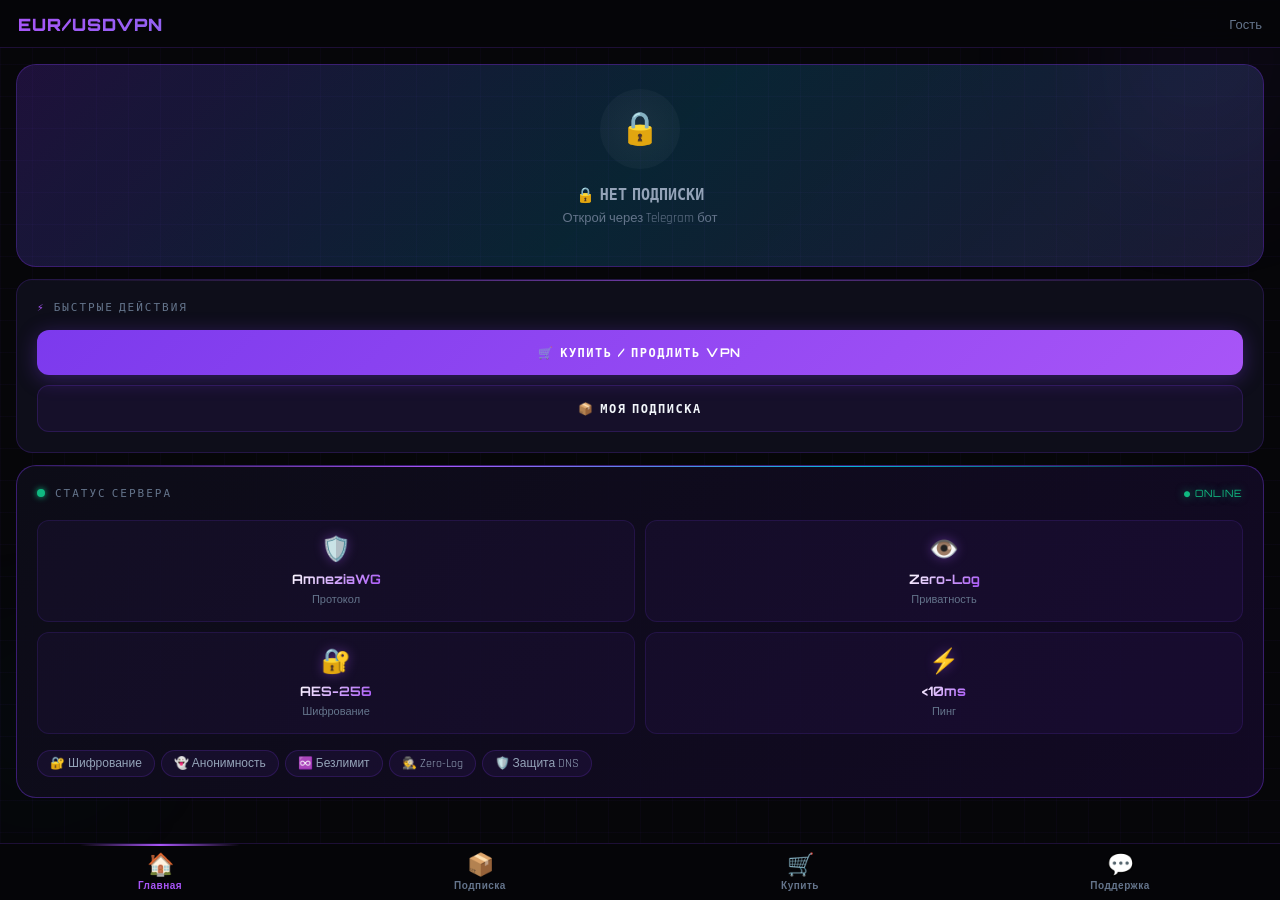
<file: miniapp.html>
<!DOCTYPE html>
<html lang="ru">
<head>
<meta charset="UTF-8">
<meta name="viewport" content="width=device-width, initial-scale=1.0, maximum-scale=1.0, user-scalable=no">
<title>EurUsdVPN</title>
<script src="https://telegram.org/js/telegram-web-app.js"></script>
<link href="https://fonts.googleapis.com/css2?family=Orbitron:wght@400;700;900&family=Rajdhani:wght@300;400;500;600;700&display=swap" rel="stylesheet">
<style>
:root {
  --bg: #060609; --bg2: #0e0e1a; --bg3: #13131f;
  --purple: #7c3aed; --purple2: #a855f7; --cyan: #06b6d4;
  --green: #10b981; --red: #ef4444; --yellow: #f59e0b;
  --text: #f1f5f9; --muted: #64748b; --muted2: #94a3b8;
  --border: rgba(124,58,237,0.2); --border2: rgba(124,58,237,0.4);
}
* { margin:0; padding:0; box-sizing:border-box; -webkit-tap-highlight-color:transparent; }
html,body { height:100%; background:var(--bg); color:var(--text); font-family:'Rajdhani',sans-serif; font-size:16px; overflow:hidden; }
body::before { content:''; position:fixed; inset:0; z-index:0; pointer-events:none;
  background-image: linear-gradient(rgba(124,58,237,0.04) 1px,transparent 1px), linear-gradient(90deg,rgba(124,58,237,0.04) 1px,transparent 1px);
  background-size:32px 32px; }
#app { position:relative; z-index:1; height:100vh; display:flex; flex-direction:column; overflow:hidden; }

/* HEADER */
.hdr { flex-shrink:0; display:flex; align-items:center; gap:12px; padding:14px 18px 12px;
  background:rgba(6,6,9,0.95); backdrop-filter:blur(20px); border-bottom:1px solid var(--border); }
.hdr-back { display:none; align-items:center; justify-content:center; width:34px; height:34px;
  border-radius:8px; background:rgba(124,58,237,0.1); border:1px solid var(--border);
  cursor:pointer; font-size:16px; flex-shrink:0; transition:all 0.2s; }
.hdr-logo { font-family:'Orbitron',monospace; font-size:17px; font-weight:900;
  background:linear-gradient(135deg,var(--purple2),var(--cyan));
  -webkit-background-clip:text; -webkit-text-fill-color:transparent; letter-spacing:1px; flex:1; }
.hdr-user { font-size:13px; color:var(--muted); font-weight:500;
  max-width:130px; overflow:hidden; text-overflow:ellipsis; white-space:nowrap; }

/* SCREENS */
.screens { flex:1; overflow:hidden; position:relative; }
.screen { position:absolute; inset:0; overflow-y:auto; overflow-x:hidden; padding:16px 16px 90px;
  opacity:0; pointer-events:none; transform:translateX(30px);
  transition:all 0.28s cubic-bezier(0.4,0,0.2,1); }
.screen.active { opacity:1; pointer-events:all; transform:translateX(0); }
.screen.slide-out { opacity:0; transform:translateX(-30px); }

/* BOTTOM NAV */
.bnav { flex-shrink:0; display:flex; background:rgba(6,6,9,0.97); backdrop-filter:blur(20px);
  border-top:1px solid var(--border); padding-bottom:env(safe-area-inset-bottom,0); }
.bnav-item { flex:1; display:flex; flex-direction:column; align-items:center; justify-content:center;
  padding:10px 8px 8px; gap:4px; cursor:pointer; background:none; border:none;
  color:var(--muted); transition:all 0.2s; position:relative; }
.bnav-item.active { color:var(--purple2); }
.bnav-item.active::before { content:''; position:absolute; top:0; left:25%; right:25%; height:2px;
  background:linear-gradient(90deg,transparent,var(--purple2),transparent); border-radius:0 0 2px 2px; }
.bnav-icon { font-size:22px; line-height:1; }
.bnav-label { font-size:10px; font-weight:600; letter-spacing:0.5px; font-family:'Rajdhani',sans-serif; }

/* CARDS */
.card { background:var(--bg2); border:1px solid var(--border); border-radius:16px; padding:20px;
  margin-bottom:12px; position:relative; overflow:hidden; }
.card::after { content:''; position:absolute; top:0; left:0; right:0; height:1px;
  background:linear-gradient(90deg,transparent,rgba(168,85,247,0.6),transparent); }
.card-title { font-family:'Orbitron',monospace; font-size:11px; color:var(--muted);
  letter-spacing:2px; text-transform:uppercase; margin-bottom:16px;
  display:flex; align-items:center; gap:8px; }
.card-title span { color:var(--purple2); }

/* STATUS WIDGET */
.status-widget { background:linear-gradient(135deg,rgba(124,58,237,0.08),rgba(6,182,212,0.05));
  border:1px solid var(--border2); border-radius:20px; padding:24px 20px;
  text-align:center; margin-bottom:12px; position:relative; overflow:hidden; }
.status-widget::before { content:''; position:absolute; inset:-1px; border-radius:20px;
  background:linear-gradient(135deg,var(--purple),var(--cyan),var(--purple2));
  z-index:-1; opacity:0.15; animation:borderGlow 3s ease-in-out infinite; }
@keyframes borderGlow { 0%,100%{opacity:0.1} 50%{opacity:0.25} }
.status-orb { width:80px; height:80px; border-radius:50%; margin:0 auto 16px;
  display:flex; align-items:center; justify-content:center; font-size:32px; }
.status-orb.active { background:radial-gradient(circle,rgba(16,185,129,0.2),rgba(16,185,129,0.05));
  animation:pulseGreen 2s ease-in-out infinite; }
.status-orb.inactive { background:radial-gradient(circle,rgba(100,116,139,0.15),rgba(100,116,139,0.05));
  animation:pulseGray 3s ease-in-out infinite; }
.status-orb.pending { background:radial-gradient(circle,rgba(245,158,11,0.2),rgba(245,158,11,0.05));
  animation:pulsePending 1s ease-in-out infinite; }
@keyframes pulseGreen { 0%,100%{box-shadow:0 0 0 0 rgba(16,185,129,0.4),0 0 20px rgba(16,185,129,0.15)} 50%{box-shadow:0 0 0 16px rgba(16,185,129,0),0 0 40px rgba(16,185,129,0.3)} }
@keyframes pulseGray { 0%,100%{box-shadow:0 0 0 0 rgba(100,116,139,0.2)} 50%{box-shadow:0 0 0 10px rgba(100,116,139,0)} }
@keyframes pulsePending { 0%,100%{box-shadow:0 0 0 0 rgba(245,158,11,0.4)} 50%{box-shadow:0 0 0 12px rgba(245,158,11,0)} }
.status-label { font-family:'Orbitron',monospace; font-size:15px; font-weight:700; margin-bottom:6px; }
.status-label.active { color:var(--green); }
.status-label.inactive { color:var(--muted2); }
.status-label.pending { color:var(--yellow); }
.status-sub { font-size:13px; color:var(--muted); margin-bottom:16px; }
.prog-wrap { background:rgba(255,255,255,0.05); border-radius:6px; height:8px;
  margin:12px 0 6px; overflow:hidden; border:1px solid rgba(124,58,237,0.15); }
.prog-bar { height:100%; border-radius:6px;
  background:linear-gradient(90deg,var(--purple),var(--purple2),var(--cyan));
  box-shadow:0 0 8px rgba(168,85,247,0.6);
  transition:width 1.2s cubic-bezier(0.4,0,0.2,1); position:relative; overflow:hidden; }
.prog-bar::after { content:''; position:absolute; top:0; left:-100%; width:60%; height:100%;
  background:linear-gradient(90deg,transparent,rgba(255,255,255,0.3),transparent);
  animation:shimmer 2s infinite; }
@keyframes shimmer { to{left:200%} }
.prog-labels { display:flex; justify-content:space-between; font-size:11px; color:var(--muted); }

/* INFO ROWS */
.irow { display:flex; justify-content:space-between; align-items:center;
  padding:11px 0; border-bottom:1px solid rgba(124,58,237,0.08); gap:12px; }
.irow:last-child { border-bottom:none; }
.irow-label { color:var(--muted); font-size:14px; flex-shrink:0; }
.irow-val { font-size:14px; font-weight:600; text-align:right; }
.irow-val.hl { color:var(--purple2); }
.irow-val.green { color:var(--green); }

/* BUTTONS */
.btn { display:flex; align-items:center; justify-content:center; gap:8px;
  width:100%; padding:15px 20px; border-radius:12px;
  font-family:'Orbitron',monospace; font-size:12px; letter-spacing:1.5px;
  text-transform:uppercase; border:none; cursor:pointer; transition:all 0.2s;
  margin-bottom:10px; font-weight:700; }
.btn:last-child { margin-bottom:0; }
.btn:active { transform:scale(0.97); }
.btn-primary { background:linear-gradient(135deg,var(--purple),var(--purple2)); color:white;
  box-shadow:0 4px 20px rgba(124,58,237,0.35); }
.btn-secondary { background:rgba(124,58,237,0.08); border:1px solid var(--border); color:var(--text); }
.btn-cyan { background:linear-gradient(135deg,#0891b2,var(--cyan)); color:white; }
.btn-danger { background:rgba(239,68,68,0.1); border:1px solid rgba(239,68,68,0.3); color:var(--red); }

/* PLAN CARDS */
.plans-grid { display:grid; grid-template-columns:1fr 1fr; gap:10px; }
.dev-count-btn{padding:8px 14px;border-radius:10px;background:rgba(255,255,255,.06);border:1px solid rgba(255,255,255,.12);color:rgba(255,255,255,.7);font-size:14px;font-weight:700;cursor:pointer;transition:all .15s;font-family:'Orbitron',monospace}
.dev-count-btn.active{background:rgba(99,102,241,.25);border-color:rgba(99,102,241,.6);color:#fff}
.dev-count-btn:active{transform:scale(.95)}
.plan-card { background:var(--bg3); border:1px solid var(--border); border-radius:14px;
  padding:18px 14px; text-align:center; cursor:pointer; transition:all 0.25s;
  position:relative; overflow:hidden; }
.plan-card.hot { border-color:var(--purple2);
  background:linear-gradient(135deg,rgba(124,58,237,0.12),rgba(168,85,247,0.06));
  box-shadow:0 0 20px rgba(124,58,237,0.2); }
.plan-hot-badge { position:absolute; top:8px; right:8px;
  background:linear-gradient(135deg,var(--purple),var(--purple2));
  color:white; font-size:9px; padding:2px 8px; border-radius:20px;
  font-family:'Orbitron',monospace; }
.plan-emoji { font-size:28px; margin-bottom:10px; display:block; }
.plan-name { font-family:'Orbitron',monospace; font-size:10px; color:var(--purple2); letter-spacing:1.5px; margin-bottom:8px; }
.plan-price { font-family:'Orbitron',monospace; font-size:30px; font-weight:900; line-height:1;
  background:linear-gradient(135deg,#fff,var(--purple2)); -webkit-background-clip:text; -webkit-text-fill-color:transparent; }
.plan-rub { font-size:18px; }
.plan-days { color:var(--muted); font-size:12px; margin-top:4px; }

/* PAYMENT FLOW */
.pay-step { display:flex; align-items:center; gap:12px; padding:12px 16px; border-radius:10px; margin-bottom:8px; }
.pay-step.done { background:rgba(16,185,129,0.08); border:1px solid rgba(16,185,129,0.2); }
.pay-step.current { background:rgba(124,58,237,0.1); border:1px solid rgba(124,58,237,0.3); }
.pay-step.waiting { background:rgba(100,116,139,0.06); border:1px solid rgba(100,116,139,0.15); }
.step-num { width:32px; height:32px; border-radius:50%; flex-shrink:0;
  display:flex; align-items:center; justify-content:center; font-size:14px; }
.step-num.done { background:rgba(16,185,129,0.2); color:var(--green); }
.step-num.current { background:rgba(124,58,237,0.2); color:var(--purple2);
  animation:pulsePurple 1.5s infinite; }
.step-num.waiting { background:rgba(100,116,139,0.1); color:var(--muted); }
@keyframes pulsePurple { 0%,100%{box-shadow:0 0 0 0 rgba(124,58,237,0.4)} 50%{box-shadow:0 0 0 8px rgba(124,58,237,0)} }
.step-info { flex:1; }
.step-name { font-size:14px; font-weight:600; }
.step-desc { font-size:12px; color:var(--muted); margin-top:2px; }

/* REQUISITES */
.req-box { background:rgba(124,58,237,0.06); border:1px solid var(--border2); border-radius:14px; padding:20px; margin-bottom:12px; }
.req-row { display:flex; justify-content:space-between; align-items:center; padding:10px 0; border-bottom:1px solid rgba(124,58,237,0.08); }
.req-row:last-child { border-bottom:none; }
.req-label { color:var(--muted); font-size:13px; }
.req-val { font-weight:700; font-size:14px; color:var(--text); }
.req-val.phone { font-family:'Orbitron',monospace; font-size:13px; color:var(--cyan); cursor:pointer; display:flex; align-items:center; gap:6px; }
.amount-big { text-align:center; padding:20px; }
.amount-num { font-family:'Orbitron',monospace; font-size:56px; font-weight:900; color:#e8d8ff; line-height:1; }
.amount-label { color:var(--muted); font-size:14px; margin-top:6px; }
.digits-input { width:100%; padding:16px 20px; background:var(--bg3); border:2px solid var(--border);
  border-radius:12px; color:var(--text); font-family:'Orbitron',monospace; font-size:24px;
  letter-spacing:8px; text-align:center; outline:none; transition:border-color 0.2s; -webkit-appearance:none; margin:16px 0; }
.digits-input:focus { border-color:var(--purple2); box-shadow:0 0 0 3px rgba(124,58,237,0.15); }
.digits-input::placeholder { letter-spacing:4px; font-size:18px; color:var(--muted); }
.digits-hint { text-align:center; color:var(--muted); font-size:13px; }

/* Device count selector */
.dev-cnt-btn{background:rgba(124,58,237,.1);border:1.5px solid rgba(124,58,237,.3);border-radius:10px;color:var(--muted);font-family:'Space Grotesk',sans-serif;font-size:15px;font-weight:700;padding:10px 4px;text-align:center;cursor:pointer;transition:.2s;line-height:1.2;width:100%}
.dev-cnt-btn.sel{background:rgba(124,58,237,.25);border-color:var(--purple2);color:#fff}

/* WAIT SCREEN */
.wait-ring { width:100px; height:100px; margin:0 auto 24px; border-radius:50%;
  position:relative; display:flex; align-items:center; justify-content:center; }
.wait-ring::before,.wait-ring::after { content:''; position:absolute; inset:0; border-radius:50%; }
.wait-ring::before { border:3px solid rgba(124,58,237,0.15); }
.wait-ring::after { border:3px solid transparent; border-top-color:var(--purple2); animation:spin 1.2s linear infinite; }
@keyframes spin { to{transform:rotate(360deg)} }
.wait-icon { font-size:40px; z-index:1; }

/* SERVER CARD */
.server-card { background:linear-gradient(135deg,rgba(13,13,24,0.95),rgba(20,10,40,0.9));
  border:1px solid var(--border2); border-radius:20px; padding:20px; margin-bottom:12px;
  position:relative; overflow:hidden; }
.server-card::after { content:''; position:absolute; top:0; left:0; right:0; height:1px;
  background:linear-gradient(90deg,transparent,var(--purple2),var(--cyan),transparent);
  animation:scanLine 3s ease-in-out infinite; }
@keyframes scanLine { 0%{opacity:0;transform:scaleX(0)} 50%{opacity:1;transform:scaleX(1)} 100%{opacity:0;transform:scaleX(0)} }
.server-title { display:flex; align-items:center; gap:10px; margin-bottom:20px; }
.server-pulse { width:8px; height:8px; border-radius:50%; background:var(--green);
  box-shadow:0 0 6px var(--green); animation:pulseDot 2s infinite; flex-shrink:0; }
@keyframes pulseDot { 0%,100%{opacity:1} 50%{opacity:0.5} }
.server-online { margin-left:auto; font-family:'Orbitron',monospace; font-size:10px; color:var(--green);
  letter-spacing:1px; text-shadow:0 0 8px rgba(16,185,129,0.6); animation:blink 3s ease-in-out infinite; }
@keyframes blink { 0%,100%{opacity:1} 50%{opacity:0.6} }
.server-grid { display:grid; grid-template-columns:1fr 1fr; gap:10px; margin-bottom:16px; }
.server-stat { background:rgba(124,58,237,0.06); border:1px solid rgba(124,58,237,0.15);
  border-radius:12px; padding:14px 12px; text-align:center;
  display:flex; flex-direction:column; align-items:center; gap:6px; }
.server-stat-icon { font-size:24px; filter:drop-shadow(0 0 6px rgba(168,85,247,0.4)); }
.server-stat-val { font-family:'Orbitron',monospace; font-size:13px; font-weight:700;
  background:linear-gradient(135deg,#fff,var(--purple2)); -webkit-background-clip:text; -webkit-text-fill-color:transparent; }
.server-stat-label { font-size:11px; color:var(--muted); }
.feat-tag { background:rgba(124,58,237,0.08); border:1px solid rgba(124,58,237,0.2);
  border-radius:50px; padding:5px 12px; font-size:12px; color:var(--muted2); white-space:nowrap; }
.server-features { display:flex; flex-wrap:wrap; gap:6px; }

/* SUPPORT */
.supp-hero { text-align:center; padding:24px 16px 16px; }
.supp-hero-icon { font-size:52px; margin-bottom:12px; display:block;
  filter:drop-shadow(0 0 20px rgba(124,58,237,0.5)); animation:floatIcon 3s ease-in-out infinite; }
@keyframes floatIcon { 0%,100%{transform:translateY(0)} 50%{transform:translateY(-6px)} }
.supp-hero-title { font-family:'Orbitron',monospace; font-size:20px; font-weight:900;
  background:linear-gradient(135deg,#fff,var(--purple2)); -webkit-background-clip:text; -webkit-text-fill-color:transparent; margin-bottom:6px; }
.supp-hero-sub { color:var(--muted); font-size:13px; }
.supp-contacts { display:flex; flex-direction:column; gap:10px; margin-bottom:16px; }
.supp-contact-card { display:flex; align-items:center; gap:14px; padding:18px 16px;
  background:rgba(13,13,24,0.9); border:1px solid var(--border); border-radius:16px;
  cursor:pointer; transition:all 0.2s; }
.supp-contact-card:active { background:rgba(124,58,237,0.1); }
.supp-contact-card.primary { border-color:var(--purple2); background:linear-gradient(135deg,rgba(124,58,237,0.1),rgba(168,85,247,0.05)); }
.supp-contact-icon { font-size:36px; flex-shrink:0; }
.supp-contact-info { flex:1; }
.supp-contact-name { font-family:'Orbitron',monospace; font-size:13px; font-weight:700; margin-bottom:4px; }
.supp-contact-desc { font-size:12px; color:var(--muted); }
.supp-arr-circle { width:32px; height:32px; border-radius:50%;
  background:linear-gradient(135deg,var(--purple),var(--purple2));
  display:flex; align-items:center; justify-content:center; font-size:16px; color:white;
  box-shadow:0 0 12px rgba(124,58,237,0.4); }
.supp-arr-circle.secondary { background:rgba(124,58,237,0.15); border:1px solid var(--border); color:var(--purple2); box-shadow:none; }

/* FAQ */
.faq-section { margin-bottom:12px; }
.faq-header { display:flex; align-items:center; gap:10px; font-family:'Orbitron',monospace;
  font-size:11px; color:var(--muted); letter-spacing:2px; text-transform:uppercase;
  margin-bottom:12px; padding:0 4px; }
.faq-list { display:flex; flex-direction:column; gap:8px; }
.faq-item { background:var(--bg3); border:1px solid var(--border); border-radius:12px; overflow:hidden; cursor:pointer; }
.faq-item.open { border-color:var(--purple2); }
.faq-q { display:flex; align-items:center; gap:10px; padding:14px 16px; font-size:14px; font-weight:600; }
.faq-icon { font-size:18px; flex-shrink:0; }
.faq-q span:nth-child(2) { flex:1; }
.faq-arr { color:var(--purple2); font-size:20px; font-weight:300; transition:transform 0.25s; flex-shrink:0; }
.faq-item.open .faq-arr { transform:rotate(90deg); }
.faq-a { max-height:0; overflow:hidden; transition:max-height 0.3s ease,padding 0.3s;
  color:var(--muted); font-size:13px; line-height:1.7; padding:0 16px; }
.faq-item.open .faq-a { max-height:200px; padding:0 16px 14px; }

/* TOAST */
.toast { position:fixed; bottom:90px; left:50%; transform:translateX(-50%) translateY(20px);
  background:rgba(124,58,237,0.92); backdrop-filter:blur(10px); color:white;
  padding:10px 22px; border-radius:50px; font-size:13px; z-index:500;
  opacity:0; transition:all 0.3s; pointer-events:none;
  border:1px solid rgba(168,85,247,0.4); white-space:nowrap; }
.toast.show { opacity:1; transform:translateX(-50%) translateY(0); }

/* PTR */
.ptr-indicator { position:fixed; top:0; left:0; right:0; z-index:200;
  display:flex; align-items:center; justify-content:center; gap:10px;
  height:0; overflow:hidden; transition:height 0.3s;
  background:rgba(124,58,237,0.15); backdrop-filter:blur(10px);
  font-size:13px; color:var(--purple2); font-family:'Orbitron',monospace; }
.ptr-indicator.pulling { height:50px; }
.ptr-spinner { width:18px; height:18px; border:2px solid rgba(124,58,237,0.3);
  border-top-color:var(--purple2); border-radius:50%; }
.ptr-spinner.spin { animation:spin 0.8s linear infinite; }

/* Orbs */
.orb { position:fixed; border-radius:50%; filter:blur(70px); pointer-events:none; z-index:0; }
.orb1 { width:280px; height:280px; background:radial-gradient(circle,rgba(124,58,237,0.12),transparent 70%); top:-80px; right:-60px; }
.orb2 { width:200px; height:200px; background:radial-gradient(circle,rgba(6,182,212,0.08),transparent 70%); bottom:80px; left:-60px; }
::-webkit-scrollbar { width:3px; }
::-webkit-scrollbar-thumb { background:rgba(124,58,237,0.3); border-radius:3px; }
</style>
</head>
<body>
<div class="orb orb1"></div>
<div class="orb orb2"></div>
<div class="toast" id="toast"></div>
<div class="ptr-indicator" id="ptr">
  <div class="ptr-spinner" id="ptrSpinner"></div>
  <span id="ptrText">Потяни чтобы обновить</span>
</div>

<div id="app">
  <div class="hdr">
    <button class="hdr-back" id="backBtn" onclick="goBack()">←</button>
    <div class="hdr-logo" id="hdrLogo">EUR/USD<span style="color:var(--cyan)">VPN</span></div>
    <div class="hdr-user" id="hdrUser">...</div>
  </div>

  <div class="screens">

    <!-- HOME -->
    <div class="screen active" id="s-home">
      <div class="status-widget">
        <div class="status-orb inactive" id="statusOrb">🔒</div>
        <div class="status-label inactive" id="statusLabel">Загрузка...</div>
        <div class="status-sub" id="statusSub">Проверяем подписку</div>
        <div id="statusProgress" style="display:none">
          <div class="prog-wrap"><div class="prog-bar" id="progBar" style="width:0%"></div></div>
          <div class="prog-labels">
            <span id="progLeft">0 дн. использовано</span>
            <span id="progRight">0 дн. осталось</span>
          </div>
        </div>
      </div>
      <div class="card">
        <div class="card-title"><span>⚡</span> Быстрые действия</div>
        <button class="btn btn-primary" onclick="nav('buy')">🛒 Купить / Продлить VPN</button>
        <button class="btn btn-secondary" onclick="nav('sub')">📦 Моя подписка</button>
      </div>
      <div class="server-card">
        <div class="server-title">
          <span class="server-pulse"></span>
          <span style="font-family:'Orbitron',monospace;font-size:11px;letter-spacing:2px;color:var(--muted)">СТАТУС СЕРВЕРА</span>
          <span class="server-online">● ONLINE</span>
        </div>
        <div class="server-grid">
          <div class="server-stat"><span class="server-stat-icon">🛡️</span><span class="server-stat-val">AmneziaWG</span><span class="server-stat-label">Протокол</span></div>
          <div class="server-stat"><span class="server-stat-icon">👁️</span><span class="server-stat-val">Zero-Log</span><span class="server-stat-label">Приватность</span></div>
          <div class="server-stat"><span class="server-stat-icon">🔐</span><span class="server-stat-val">AES-256</span><span class="server-stat-label">Шифрование</span></div>
          <div class="server-stat"><span class="server-stat-icon">⚡</span><span class="server-stat-val">&lt;10ms</span><span class="server-stat-label">Пинг</span></div>
        </div>
        <div class="server-features">
          <span class="feat-tag">🔐 Шифрование</span>
          <span class="feat-tag">👻 Анонимность</span>
          <span class="feat-tag">♾️ Безлимит</span>
          <span class="feat-tag">🕵️ Zero-Log</span>
          <span class="feat-tag">🛡️ Защита DNS</span>
        </div>
      </div>
    </div>

    <!-- SUBSCRIPTION -->
    <div class="screen" id="s-sub">
      <div class="card" id="subCard">
        <div class="card-title"><span>📦</span> Моя подписка</div>
        <div id="subContent">
          <div style="text-align:center;padding:20px 0">
            <div style="font-size:40px;margin-bottom:12px">📭</div>
            <div style="font-family:'Orbitron',monospace;font-size:14px;color:var(--muted2);margin-bottom:8px">Нет активной подписки</div>
          </div>
          <button class="btn btn-primary" onclick="nav('buy')">🛒 Купить VPN</button>
        </div>
      </div>
      <div class="card">
        <div class="card-title"><span>📱</span> Инструкция</div>
        <div class="irow"><span class="irow-label">1️⃣</span><span class="irow-val" style="font-size:13px">Скачай AmneziaVPN</span></div>
        <div class="irow"><span class="irow-label">2️⃣</span><span class="irow-val" style="font-size:13px">+ → Импортировать конфиг</span></div>
        <div class="irow"><span class="irow-label">3️⃣</span><span class="irow-val" style="font-size:13px">Выбери файл .conf из бота</span></div>
        <div class="irow"><span class="irow-label">4️⃣</span><span class="irow-val" style="font-size:13px;color:var(--green)">Подключить ✅</span></div>
      </div>
    </div>

    <!-- BUY -->
    <div class="screen" id="s-buy">
      <div class="card">
        <div class="card-title" id="buyTitle"><span>🛒</span> Выбери тариф</div>
        <!-- 2 устройства включены в любой тариф -->
        <div id="devSelectBlock" style="margin-bottom:16px">
          <div style="font-size:12px;color:var(--muted);margin-bottom:8px">📱 Кол-во устройств — <span id="devPriceHint" style="color:var(--purple2);font-weight:600">2 устройства — базовая цена</span></div>
          <div style="display:grid;grid-template-columns:repeat(4,1fr);gap:8px">
            <button class="dev-cnt-btn sel" id="dBtn2" onclick="setDevCount(2)">2</button>
            <button class="dev-cnt-btn" id="dBtn3" onclick="setDevCount(3)">3<span style="display:block;font-size:9px;opacity:.65">+69₽</span></button>
            <button class="dev-cnt-btn" id="dBtn4" onclick="setDevCount(4)">4<span style="display:block;font-size:9px;opacity:.65">+138₽</span></button>
            <button class="dev-cnt-btn" id="dBtn5" onclick="setDevCount(5)">5<span style="display:block;font-size:9px;opacity:.65">+207₽</span></button>
          </div>
        </div>
        <div class="plans-grid">
          <div class="plan-card" onclick="selectPlanDev('7d',89,7)">
            <span class="plan-emoji">🔸</span><div class="plan-name">7 ДНЕЙ</div>
            <div class="plan-price"><span class="plan-rub">₽</span><span id="pp_7d">89</span></div><div class="plan-days">Неделя</div>
          </div>
          <div class="plan-card hot" onclick="selectPlanDev('1m',169,30)">
            <div class="plan-hot-badge">🔥 HIT</div>
            <span class="plan-emoji">⭐</span><div class="plan-name">1 МЕСЯЦ</div>
            <div class="plan-price"><span class="plan-rub">₽</span><span id="pp_1m">169</span></div><div class="plan-days">Популярный</div>
          </div>
          <div class="plan-card" onclick="selectPlanDev('3m',529,90)">
            <span class="plan-emoji">💎</span><div class="plan-name">3 МЕСЯЦА</div>
            <div class="plan-price"><span class="plan-rub">₽</span><span id="pp_3m">529</span></div><div class="plan-days">Выгодно</div>
          </div>
          <div class="plan-card" onclick="selectPlanDev('6m',829,180)">
            <span class="plan-emoji">👑</span><div class="plan-name">6 МЕСЯЦЕВ</div>
            <div class="plan-price"><span class="plan-rub">₽</span><span id="pp_6m">829</span></div><div class="plan-days">Экономия</div>
          </div>
          <div class="plan-card" onclick="selectPlanDev('1y',2000,365)" style="grid-column:span 2">
            <span class="plan-emoji">🏆</span><div class="plan-name">1 ГОД</div>
            <div class="plan-price"><span class="plan-rub">₽</span><span id="pp_1y">2000</span></div><div class="plan-days">Максимум</div>
          </div>
        </div>
      </div>
      <div class="card" id="buyInfo" style="font-size:13px;color:var(--muted);line-height:1.8">
        ✅ Безлимитный трафик<br>✅ AES-256 шифрование<br>✅ Европейский сервер<br>✅ Конфиг автоматически
      </div>
    </div>

    <!-- REQUISITES -->
    <div class="screen" id="s-req">
      <div class="card">
        <div class="card-title"><span>💳</span> Оплата</div>
        <div id="priceBlock" style="text-align:center;padding:20px 0">
          <div id="priceOld" style="display:none;font-size:14px;color:rgba(150,140,180,0.7);text-decoration:line-through;margin-bottom:4px">₽0</div>
          <div id="priceNew" style="font-family:'Orbitron',monospace;font-size:56px;font-weight:900;color:#f0f0ff;line-height:1">₽0</div>
          <div id="reqPlanName" style="color:var(--muted);font-size:14px;margin-top:6px">—</div>
        </div>
      </div>
      <div class="card">
        <div class="card-title"><span>💳</span> Оплата через СБП</div>
        <div style="color:var(--muted2);font-size:14px;margin-bottom:14px;line-height:1.6">
          Нажми кнопку — откроется страница оплаты по QR или в приложении банка.<br>
          Подписка активируется <b style="color:var(--text)">автоматически</b> сразу после оплаты.
        </div>
        <button class="btn btn-primary" id="submitBtn" style="margin-top:4px" onclick="submitPayment()">
          💳 Оплатить через СБП
        </button>
      </div>
      <div class="card" style="margin-top:0">
        <div class="card-title"><span>🎫</span> Промокод (необязательно)</div>
        <div style="display:flex;gap:8px;align-items:center">
          <input id="promoInput" type="text" placeholder="Введи промокод" style="flex:1;padding:12px 16px;background:var(--bg3);border:2px solid var(--border);border-radius:10px;color:var(--text);font-family:'Orbitron',monospace;font-size:14px;letter-spacing:2px;text-transform:uppercase;outline:none;-webkit-appearance:none" oninput="this.value=this.value.toUpperCase()">
          <button onclick="checkPromo()" style="padding:12px 16px;background:rgba(124,58,237,0.2);border:1px solid var(--border2);border-radius:10px;color:var(--purple2);font-size:13px;font-weight:600;cursor:pointer;white-space:nowrap">Проверить</button>
        </div>
        <div id="promoResult" style="font-size:13px;margin-top:8px;display:none"></div>
      </div>
    </div>

    <!-- WAIT -->
    <div class="screen" id="s-wait">
      <div id="waitContent">
        <div class="card" style="text-align:center;padding:30px 20px">
          <div class="wait-ring"><span class="wait-icon">⏳</span></div>
          <div style="font-family:'Orbitron',monospace;font-size:16px;font-weight:700;color:var(--purple2);margin-bottom:8px">Ожидание подтверждения</div>
          <div style="color:var(--muted);font-size:14px;line-height:1.6">
            Администратор проверяет платёж.<br>Обычно до 30 минут.<br><br>Конфиг придёт в бот 📱
          </div>
        </div>
        <div class="card">
          <div class="card-title"><span>📋</span> Статус заявки</div>
          <div class="pay-step done"><div class="step-num done">✓</div>
            <div class="step-info"><div class="step-name">Тариф выбран</div><div class="step-desc" id="waitPlan">—</div></div></div>
          <div class="pay-step done"><div class="step-num done">✓</div>
            <div class="step-info"><div class="step-name">Оплата отправлена</div><div class="step-desc">Заявка создана</div></div></div>
          <div class="pay-step current"><div class="step-num current">⟳</div>
            <div class="step-info"><div class="step-name">Проверка платежа</div><div class="step-desc">Администратор проверяет</div></div></div>
          <div class="pay-step waiting"><div class="step-num waiting">4</div>
            <div class="step-info"><div class="step-name">Получение конфига</div><div class="step-desc">После проверки</div></div></div>
        </div>
        <button class="btn btn-secondary" onclick="nav('home')">🏠 На главную</button>
        <button class="btn btn-secondary" style="margin-top:0" onclick="openLink('https://t.me/eurusdvpnservicemanager')">💬 Поддержка</button>
      </div>
    </div>

    <!-- CANCEL CONFIRM -->
    <div class="screen" id="s-devices">
      <div id="devicesContent" style="padding-bottom:8px"></div>
      <div id="addDevSection" style="display:none;margin-top:12px;padding-top:12px;border-top:1px solid rgba(255,255,255,.08)">
        <div style="font-size:12px;color:var(--muted);margin-bottom:8px">Название нового устройства:</div>
        <input id="newDevNameMini" type="text" placeholder="iPhone, Ноутбук..." maxlength="32" style="width:100%;background:rgba(255,255,255,.06);border:1px solid rgba(255,255,255,.12);border-radius:10px;padding:10px 14px;color:#fff;font-size:14px;outline:none;margin-bottom:8px">
        <button class="btn btn-primary" onclick="addDeviceMini()" id="addDevBtnMini">➕ Добавить</button>
        <div id="addDevErrMini" style="display:none;color:#f87171;font-size:12px;margin-top:6px"></div>
      </div>
    </div>

    <div class="screen" id="s-cancel">
      <div class="card" style="border-color:rgba(239,68,68,0.4);background:rgba(239,68,68,0.05)">
        <div style="text-align:center;padding:20px 0">
          <div style="font-size:52px;margin-bottom:16px">⚠️</div>
          <div style="font-family:'Orbitron',monospace;font-size:16px;font-weight:900;color:var(--red);margin-bottom:12px">ВНИМАНИЕ!</div>
          <div style="color:var(--muted2);font-size:14px;line-height:1.8">
            Ты собираешься <b style="color:var(--text)">отменить подписку</b><br><br>
            ❗ Ключ отзывается немедленно<br>❗ Деньги не возвращаются<br>❗ Действие необратимо
          </div>
        </div>
      </div>
      <button class="btn btn-danger" onclick="confirmCancel()">⚠️ Да, отменить подписку</button>
      <button class="btn btn-secondary" onclick="goBack()">◀️ Нет, оставить</button>
    </div>

    <!-- SUPPORT -->
    <div class="screen" id="s-support">
      <div class="supp-hero">
        <span class="supp-hero-icon">🛡️</span>
        <div class="supp-hero-title">Поддержка 24/7</div>
        <div class="supp-hero-sub">Живые менеджеры · Быстрые ответы</div>
      </div>
      <div class="supp-contacts">
        <div class="supp-contact-card primary" onclick="openLink('https://t.me/eurusdvpnservicemanager')">
          <div class="supp-contact-icon">💬</div>
          <div class="supp-contact-info">
            <div class="supp-contact-name">Менеджер поддержки</div>
            <div class="supp-contact-desc">Любой вопрос · Оплата · Проблемы</div>
          </div>
          <div class="supp-arr-circle">→</div>
        </div>
        <div class="supp-contact-card" onclick="openLink('https://t.me/EurUsdVpnService_bot')">
          <div class="supp-contact-icon">🤖</div>
          <div class="supp-contact-info">
            <div class="supp-contact-name">Telegram Бот</div>
            <div class="supp-contact-desc">Подписка · Конфиг · Команды</div>
          </div>
          <div class="supp-arr-circle secondary">→</div>
        </div>
        <div class="supp-contact-card" onclick="openLink('https://telegra.ph/Politika-konfidencialnosti--EurUsdVPN-06-23')">
          <div class="supp-contact-icon">🔒</div>
          <div class="supp-contact-info">
            <div class="supp-contact-name">Политика конфиденциальности</div>
            <div class="supp-contact-desc">Какие данные мы собираем</div>
          </div>
          <div class="supp-arr-circle secondary">→</div>
        </div>
        <div class="supp-contact-card" onclick="openLink('https://telegra.ph/Polzovatelskoe-soglashenie--EurUsdVPN-06-23')">
          <div class="supp-contact-icon">📄</div>
          <div class="supp-contact-info">
            <div class="supp-contact-name">Пользовательское соглашение</div>
            <div class="supp-contact-desc">Правила использования сервиса</div>
          </div>
          <div class="supp-arr-circle secondary">→</div>
        </div>
      </div>
      <div class="faq-section">
        <div class="faq-header"><span style="color:var(--purple2)">❓</span> Частые вопросы</div>
        <div class="faq-list">
          <div class="faq-item" onclick="toggleFaq(this)">
            <div class="faq-q"><span class="faq-icon">📱</span><span>Как подключиться?</span><span class="faq-arr">›</span></div>
            <div class="faq-a">Скачай <b>AmneziaVPN</b> → нажми <b>+</b> → <b>Импортировать конфиг</b> → выбери .conf из бота → <b>Подключить</b> ✅</div>
          </div>
          <div class="faq-item" onclick="toggleFaq(this)">
            <div class="faq-q"><span class="faq-icon">⏳</span><span>Когда придёт конфиг?</span><span class="faq-arr">›</span></div>
            <div class="faq-a">После подтверждения оплаты — обычно до <b>30 минут</b>. Конфиг придёт прямо в Telegram бот.</div>
          </div>
          <div class="faq-item" onclick="toggleFaq(this)">
            <div class="faq-q"><span class="faq-icon">🔴</span><span>VPN не подключается?</span><span class="faq-arr">›</span></div>
            <div class="faq-a">Убедись что используешь именно <b>AmneziaVPN</b>. Если проблема — напиши менеджеру 🔧</div>
          </div>
          <div class="faq-item" onclick="toggleFaq(this)">
            <div class="faq-q"><span class="faq-icon">📲</span><span>Сколько устройств?</span><span class="faq-arr">›</span></div>
            <div class="faq-a">В любой тариф включено 2 устройства по базовой цене. При необходимости можно докупить до 5 в разделе «Мои устройства».</div>
          </div>
          <div class="faq-item" onclick="toggleFaq(this)">
            <div class="faq-q"><span class="faq-icon">🔐</span><span>Мои данные в безопасности?</span><span class="faq-arr">›</span></div>
            <div class="faq-a"><b style="color:var(--green)">Zero-Log политика</b> — никаких данных об активности. AES-256 + AmneziaWG.</div>
          </div>
          <div class="faq-item" onclick="toggleFaq(this)">
            <div class="faq-q"><span class="faq-icon">💰</span><span>Возврат средств?</span><span class="faq-arr">›</span></div>
            <div class="faq-a">Напиши менеджеру в течение 24 часов если VPN не заработал.</div>
          </div>
        </div>
      </div>
    </div>

    <!-- REFERRAL -->
    <div class="screen" id="s-ref">
      <div class="card">
        <div class="card-title"><span>👥</span> Пригласить друга</div>
        <div style="font-size:13px;color:var(--muted);line-height:1.7;margin-bottom:14px">
          🎁 Поделись ссылкой — когда друг купит подписку, вы <b style="color:#fff">оба получите +3 дня</b> бесплатно.
        </div>
        <div style="display:flex;gap:10px;margin-bottom:14px">
          <div style="flex:1;background:rgba(124,58,237,.08);border:1px solid rgba(124,58,237,.25);border-radius:12px;padding:12px;text-align:center">
            <div style="font-size:22px;font-weight:700;color:#fff" id="refTotal">0</div>
            <div style="font-size:11px;color:var(--muted)">Приглашено</div>
          </div>
          <div style="flex:1;background:rgba(52,211,153,.08);border:1px solid rgba(52,211,153,.25);border-radius:12px;padding:12px;text-align:center">
            <div style="font-size:22px;font-weight:700;color:#34d399" id="refPaid">0</div>
            <div style="font-size:11px;color:var(--muted)">Бонусов</div>
          </div>
        </div>
        <div style="font-size:12px;color:var(--muted);margin-bottom:6px">Твоя ссылка:</div>
        <div style="background:rgba(255,255,255,.05);border:1px solid rgba(255,255,255,.12);border-radius:10px;padding:10px 12px;font-size:12px;font-family:monospace;word-break:break-all;color:var(--cyan);margin-bottom:10px" id="refLink">—</div>
        <button class="btn btn-primary" style="width:100%" onclick="shareRefMini()">📤 Поделиться ссылкой</button>
        <button class="btn" style="width:100%;margin-top:8px" onclick="copyText(document.getElementById('refLink').textContent)">📋 Скопировать</button>
      </div>
    </div>

    <!-- INSTRUCTION -->
    <div class="screen" id="s-instr">
      <div class="card">
        <div class="card-title"><span>📖</span> Как подключиться</div>
        <div style="font-size:13px;color:var(--muted);margin-bottom:12px">Выбери своё устройство:</div>
        <div class="faq-list">
          <div class="faq-item" onclick="toggleFaq(this)">
            <div class="faq-q"><span class="faq-icon">📱</span><span>Android</span><span class="faq-arr">›</span></div>
            <div class="faq-a">
              1️⃣ Установи <b>AmneziaVPN</b> (Google Play или amnezia.org)<br>
              2️⃣ В разделе <b>📱 Мои устройства</b> нажми 📋 — конфиг скопируется<br>
              3️⃣ Открой <b>AmneziaVPN</b> → <b>+</b> → вставь текст → <b>Подключиться</b> ✅<br>
              <span style="color:var(--muted)">Не вставляется? Нажми ⬇️ — скачается файл .conf, импортируй его.</span>
            </div>
          </div>
          <div class="faq-item" onclick="toggleFaq(this)">
            <div class="faq-q"><span class="faq-icon">🍏</span><span>iPhone — AmneziaVPN доступна</span><span class="faq-arr">›</span></div>
            <div class="faq-a">
              Если AmneziaVPN открывается в твоём App Store (или сменён регион).<br>
              1️⃣ Установи <b><a href="https://apps.apple.com/app/amneziavpn/id1600529900" style="color:var(--cyan)">AmneziaVPN</a></b><br>
              2️⃣ В <b>📱 Мои устройства</b> нажми 📋 (копировать конфиг)<br>
              3️⃣ <b>AmneziaVPN</b> → <b>+</b> → вставь текст → разреши VPN → <b>Подключиться</b> ✅
            </div>
          </div>
          <div class="faq-item" onclick="toggleFaq(this)">
            <div class="faq-q"><span class="faq-icon">📲</span><span>iPhone — DefaultVPN (альтернатива)</span><span class="faq-arr">›</span></div>
            <div class="faq-a">
              Если AmneziaVPN недоступна в вашем App Store — используй бесплатный <b>DefaultVPN</b>.<br>
              1️⃣ Установи <b><a href="https://apps.apple.com/ru/app/defaultvpn/id6744725017" style="color:var(--cyan)">DefaultVPN</a></b><br>
              2️⃣ В <b>📱 Мои устройства</b> нажми 📋 (копировать конфиг)<br>
              3️⃣ <b>DefaultVPN</b> → <b>+</b> → вставь текст → разреши VPN → включи переключатель ✅<br>
              <span style="color:var(--muted)">Не вставляется? Нажми ⬇️ (файл .conf) → открой в DefaultVPN.</span>
            </div>
          </div>
        </div>
      </div>
    </div>

  </div>

  <div class="bnav" id="bnav">
    <button class="bnav-item active" id="nav-home" onclick="nav('home')">
      <span class="bnav-icon">🏠</span><span class="bnav-label">Главная</span>
    </button>
    <button class="bnav-item" id="nav-sub" onclick="nav('sub')">
      <span class="bnav-icon">📦</span><span class="bnav-label">Подписка</span>
    </button>
    <button class="bnav-item" id="nav-buy" onclick="nav('buy')">
      <span class="bnav-icon">🛒</span><span class="bnav-label">Купить</span>
    </button>
    <button class="bnav-item" id="nav-support" onclick="nav('support')">
      <span class="bnav-icon">💬</span><span class="bnav-label">Поддержка</span>
    </button>
  </div>
</div>

<script>
const API = 'https://294736.fornex.cloud/api';
const BOT = 'https://t.me/EurUsdVpnService_bot';
const tg = window.Telegram?.WebApp;
if (tg) { tg.expand(); tg.ready(); tg.setHeaderColor && tg.setHeaderColor('#060609'); tg.setBackgroundColor && tg.setBackgroundColor('#060609'); }

// Get tg_id from URL params (passed by bot) or from Telegram WebApp
const urlParams = new URLSearchParams(window.location.search);
const urlTgId = urlParams.get('tg_id') ? parseInt(urlParams.get('tg_id')) : null;
const urlName = urlParams.get('name') ? decodeURIComponent(urlParams.get('name')) : null;
const tgUser = tg?.initDataUnsafe?.user;

// Save tg_id to localStorage so it persists when returning from bot
let MY_TG_ID = tgUser?.id || urlTgId;
if (MY_TG_ID) {
  localStorage.setItem('vpn_tg_id', MY_TG_ID.toString());
} else {
  const stored = localStorage.getItem('vpn_tg_id');
  if (stored) MY_TG_ID = parseInt(stored);
}
const MY_NAME = tgUser?.first_name || urlName || 'Гость';

// Подписанные данные Telegram для безопасной авторизации на сервере (initData)
const MY_INIT = (tg && tg.initData) ? tg.initData : '';
// Добавляет авторизацию к GET-URL
function withAuth(url){
  const sep = url.includes('?') ? '&' : '?';
  return url + sep + 'init_data=' + encodeURIComponent(MY_INIT);
}
// Копирование текста в буфер (с уведомлением)
function copyText(txt){
  try{ navigator.clipboard.writeText(txt); if(typeof showToast==='function') showToast('✅ Скопировано'); }catch(e){}
}

document.getElementById('hdrUser').textContent = MY_NAME;

// ─── STATE ───
const NAV_SCREENS = ['home','sub','buy','support'];
const SCREEN_TITLES = { home:null, sub:'Подписка', buy:'Тарифы', support:'Поддержка', req:'Оплата', wait:'Статус заявки', cancel:'Отмена подписки', devices:'Мои устройства', ref:'Пригласить друга', instr:'Инструкция' };
let navHistory = [];
let selectedPlan = null;
let activePromo = null; // {code, days, percent}
let pollTimer = null;

// ─── NAVIGATION ───
function nav(id) {
  if(id==='devices') setTimeout(loadDevicesMini, 100);
  if(id==='ref') setTimeout(loadReferralMini, 100);
  const cur = document.querySelector('.screen.active');
  const curId = cur?.id.replace('s-','');
  if (curId === id) return;
  cur?.classList.add('slide-out');
  setTimeout(() => cur?.classList.remove('active','slide-out'), 280);
  const next = document.getElementById('s-'+id);
  if (!next) return;
  next.classList.add('active');
  next.scrollTop = 0;
  const title = SCREEN_TITLES[id];
  const logo = document.getElementById('hdrLogo');
  logo.innerHTML = title ? title : 'EUR/USD<span style="color:var(--cyan)">VPN</span>';
  const isMain = NAV_SCREENS.includes(id);
  document.getElementById('backBtn').style.display = isMain ? 'none' : 'flex';
  if (!isMain && id !== 'wait') navHistory.push(curId || 'home');
  document.querySelectorAll('.bnav-item').forEach(b => b.classList.remove('active'));
  document.getElementById('nav-'+id)?.classList.add('active');
  document.getElementById('bnav').style.display = isMain ? 'flex' : 'none';

  // Show pending banner on home if payment in progress
  if (id === 'home') {
    setTimeout(() => {
      const existing = document.getElementById('pendingBanner');
      if (existing) existing.remove();
      if (localStorage.getItem('vpn_pending') === '1') {
        const planLabel = localStorage.getItem('vpn_plan_label') || '—';
        const banner = document.createElement('div');
        banner.id = 'pendingBanner';
        banner.style.cssText = 'background:rgba(245,158,11,0.08);border:1px solid rgba(245,158,11,0.25);border-radius:12px;padding:11px 14px;margin-bottom:12px;display:flex;align-items:center;gap:10px;';
        banner.innerHTML = `
          <div style="font-size:18px;flex-shrink:0">⏳</div>
          <div style="flex:1;min-width:0;cursor:pointer" onclick="showWaitScreen(localStorage.getItem('vpn_plan_label')||'—',localStorage.getItem('vpn_pending_redirect')||'');if(!pollTimer){checkConfirmation();pollTimer=setInterval(checkConfirmation,4000);}">
            <div style="font-size:13px;font-weight:600;color:var(--text);overflow:hidden;text-overflow:ellipsis;white-space:nowrap">${planLabel.split('·')[0].trim()}</div>
            <div style="font-size:11px;color:var(--muted2);margin-top:1px">Ожидаю оплату · нажми для подробностей</div>
          </div>
          <button onclick="event.stopPropagation();reopenPayment()" style="flex-shrink:0;padding:5px 10px;border:1px solid rgba(245,158,11,.35);background:rgba(245,158,11,.12);color:var(--yellow);border-radius:7px;cursor:pointer;font-size:12px;font-weight:600">Открыть СБП</button>
          <button onclick="event.stopPropagation();cancelPayment()" style="flex-shrink:0;padding:5px 8px;border:1px solid rgba(239,68,68,.3);background:transparent;color:#ef4444;border-radius:7px;cursor:pointer;font-size:13px;line-height:1">✕</button>`;
        const homeScreen = document.getElementById('s-home');
        homeScreen.insertBefore(banner, homeScreen.firstChild);
      }
    }, 50);
  }
}

function goBack() { nav(navHistory.pop() || 'home'); }

// ─── STATUS ───
function setStatus(type, label, sub) {
  const orb = document.getElementById('statusOrb');
  const lbl = document.getElementById('statusLabel');
  const sl = document.getElementById('statusSub');
  orb.className = 'status-orb '+type;
  lbl.className = 'status-label '+type;
  lbl.textContent = label;
  sl.textContent = sub;
  orb.textContent = {active:'🟢', inactive:'🔒', pending:'⏳'}[type] || '🔒';
}

function setProgress(used, total) {
  if (!total) return;
  const pct = Math.min(100, Math.round(used/total*100));
  document.getElementById('statusProgress').style.display = 'block';
  setTimeout(() => document.getElementById('progBar').style.width = pct+'%', 300);
  document.getElementById('progLeft').textContent = used+' дн. использовано';
  document.getElementById('progRight').textContent = total-used > 0 ? (total-used)+' дн. осталось' : 'Истекает сегодня';
}

// ─── LOAD SUBSCRIPTION ───
let trialAvailable = false;
async function loadSub() {
  if (!MY_TG_ID) { setStatus('inactive','🔒 НЕТ ПОДПИСКИ','Открой через Telegram бот'); return; }
  setStatus('inactive','⟳ ЗАГРУЗКА...','Проверяем подписку...');
  try {
    const r = await fetch(withAuth(API+'?tg_id='+MY_TG_ID), {signal:AbortSignal.timeout(8000)});
    const d = await r.json();
    trialAvailable = !!d.trial_available;
    if (d.status === 'active') renderSubActive(d);
    else if (d.status === 'pending') setStatus('pending','⏳ Ожидаю оплату','Открой ссылку СБП и оплати');
    else renderSubInactive();
  } catch(e) {
    setStatus('inactive','⚠️ ОШИБКА','Не удалось загрузить статус');
  }
}

function renderSubActive(d) {
  const left = d.days_left || 0;
  currentPlanMini = d.plan || '1m';
  currentDaysLeftMini = left;
  const total = d.days_total || 1;
  const used = Math.max(0, total - left);
  setStatus('active','🟢 VPN АКТИВЕН', left <= 1 ? 'Истекает сегодня' : 'Осталось '+left+' дн. из '+total);
  setProgress(used, total);
  const endDate = d.end_date ? new Date(d.end_date).toLocaleDateString('ru-RU') : '—';
  const devCount = d.devices_count || 1;
  setDevCount(Math.max(2, devCount)); // инициализируем селектор устройств на экране покупки
  const clientIp = d.client_ip || '—';
  document.getElementById('subContent').innerHTML = `
    <div class="irow"><span class="irow-label">📅 Активна до</span><span class="irow-val hl">${endDate}</span></div>
    <div class="irow"><span class="irow-label">⏳ Осталось</span><span class="irow-val green">${left} дн. из ${total}</span></div>
    <div class="irow"><span class="irow-label">🌐 IP адрес</span><span class="irow-val hl" style="font-family:monospace">${clientIp}</span></div>
    <div class="irow"><span class="irow-label">📱 Устройств</span><span class="irow-val hl">${devCount}</span></div>
    <div class="prog-wrap" style="margin:12px 0"><div class="prog-bar" style="width:${Math.round(used/total*100)}%"></div></div>
    <button class="btn btn-primary" style="margin-top:12px" onclick="openLink('${BOT}')">📎 Получить конфиг в боте</button>
    <button class="btn btn-cyan" onclick="nav('buy')">🔄 Продлить подписку</button>
    <button class="btn" style="background:rgba(74,158,255,.1);border-color:rgba(74,158,255,.3);color:var(--cyan);margin-top:4px" onclick="nav('devices')">📱 Мои устройства</button>
    <button class="btn" style="margin-top:4px" onclick="nav('instr')">📖 Инструкция по подключению</button>
    <button class="btn" style="margin-top:4px" onclick="nav('ref')">👥 Пригласить друга (+3 дня)</button>
    <button class="btn btn-danger" style="margin-top:4px" onclick="nav('cancel')">❌ Отменить подписку</button>
    <button class="btn" style="background:rgba(255,200,0,.1);border-color:rgba(255,200,0,.3);color:rgba(255,220,100,.9);margin-top:4px" onclick="showRecreateConfirm()">⚠️ Конфиг не работает</button>
    <div id="recreateConfirm" style="display:none;background:rgba(255,150,0,.08);border:1px solid rgba(255,150,0,.2);border-radius:12px;padding:14px;margin-top:8px;font-size:13px;color:rgba(255,220,100,.8);line-height:1.6">
      Старый конфиг перестанет работать.<br>Срок подписки <b>не продлевается</b>.<br><br>
      <div style="font-size:12px;margin-bottom:8px;color:rgba(255,255,255,.6)">Выбери устройство:</div>
      <div id="recreateDevListMini" style="margin-bottom:10px"></div>
      <button class="btn btn-primary" style="background:rgba(255,100,0,.3);border-color:rgba(255,100,0,.5);width:100%;opacity:.5" onclick="doRecreateMiniapp()" id="recreateMiniBtn" disabled>🔄 Выбери устройство</button>
    </div>
  `;
  document.getElementById('buyTitle').innerHTML = '<span>🔄</span> Продление подписки';
  document.getElementById('buyInfo').innerHTML = '✅ Дни добавятся к текущей подписке<br>✅ Ключ и IP не изменятся<br>✅ Конфиг менять не нужно<br><span style="color:var(--cyan);font-size:13px">Сейчас активно: '+left+' дн.</span>';
}

function renderSubInactive() {
  setStatus('inactive','🔒 НЕТ ПОДПИСКИ','Купи подписку чтобы подключиться');
  document.getElementById('statusProgress').style.display = 'none';
  document.getElementById('subContent').innerHTML = `
    <div style="text-align:center;padding:20px 0">
      <div style="font-size:40px;margin-bottom:12px">📭</div>
      <div style="font-family:'Orbitron',monospace;font-size:14px;color:var(--muted2)">Нет активной подписки</div>
    </div>
    ${trialAvailable ? `
    <div style="margin-top:14px;background:rgba(52,211,153,.08);border:1px solid rgba(52,211,153,.3);border-radius:12px;padding:14px;text-align:center">
      <div style="font-size:14px;font-weight:700;color:#34d399;margin-bottom:4px">🎁 Попробуй бесплатно</div>
      <div style="font-size:12px;color:var(--muted);margin-bottom:10px">3 дня · 2 устройства · без оплаты</div>
      <button class="btn btn-primary" style="width:100%;background:rgba(52,211,153,.2);border:1px solid rgba(52,211,153,.45);color:#fff" onclick="activateTrialMini()" id="trialBtnMini">🎁 Активировать пробные 3 дня</button>
    </div>` : ''}
    <button class="btn btn-primary" style="margin-top:16px" onclick="nav('buy')">🛒 Купить VPN</button>
    <button class="btn" style="margin-top:8px" onclick="nav('instr')">📖 Инструкция по подключению</button>
    <button class="btn" style="margin-top:4px" onclick="nav('ref')">👥 Пригласить друга (+3 дня)</button>
  `;
  document.getElementById('buyTitle').innerHTML = '<span>🛒</span> Выбери тариф';
  document.getElementById('buyInfo').innerHTML = '✅ Безлимитный трафик<br>✅ AES-256 шифрование<br>✅ Европейский сервер<br>✅ Конфиг автоматически';
}

let refLinkMini = '';
async function loadReferralMini(){
  try{
    const r = await fetch(withAuth(API+'/referral'),{signal:AbortSignal.timeout(8000)});
    const d = await r.json();
    if(d.status==='ok'){
      refLinkMini = d.link || '';
      document.getElementById('refLink').textContent = d.link || '—';
      document.getElementById('refTotal').textContent = d.total || 0;
      document.getElementById('refPaid').textContent = d.paid || 0;
    }
  }catch(e){}
}
function shareRefMini(){
  const text = 'Подключайся к EurUsdVPN — быстрый VPN без логов 🚀';
  const url = refLinkMini || ('https://t.me/EurUsdVpnService_bot?start=ref_'+MY_TG_ID);
  const share = 'https://t.me/share/url?url='+encodeURIComponent(url)+'&text='+encodeURIComponent(text);
  if(tg && tg.openTelegramLink) tg.openTelegramLink(share);
  else window.open(share,'_blank');
}

async function activateTrialMini(){
  const btn = document.getElementById('trialBtnMini');
  if(btn){ btn.disabled = true; btn.textContent = '⏳ Активирую...'; }
  try{
    const r = await fetch(API+'/trial',{method:'POST',headers:{'Content-Type':'application/json'},
      body:JSON.stringify({init_data:MY_INIT}),signal:AbortSignal.timeout(25000)});
    const d = await r.json();
    if(d.status==='ok'){
      showToast('🎉 Пробный период активирован! Конфиги придут в чат бота');
      await loadSub();
    } else {
      if(btn){ btn.disabled=false; btn.textContent='🎁 Активировать пробные 3 дня'; }
      showToast('❌ '+(d.msg||'Не удалось активировать'));
    }
  }catch(e){
    if(btn){ btn.disabled=false; btn.textContent='🎁 Активировать пробные 3 дня'; }
    showToast('❌ Ошибка соединения');
  }
}

// ─── PAYMENT ───
// Базовые цены тарифов
const BASE_PRICES = {'7d':89,'1m':169,'3m':529,'6m':829,'1y':2000};
const BASE_DAYS = {'7d':7,'1m':30,'3m':90,'6m':180,'1y':365};
let selectedDevCount = 2; // 2 устройства включены в любой тариф

function calcPrice(basePrice, devCount){
  // 2 устройства входят в базовую цену; +69₽ за каждое сверх двух
  const extra = Math.max(0, devCount - 2);
  return basePrice + 69 * extra;
}

function setDevCount(n){
  selectedDevCount = n;
  // Обновляем кнопки
  for(let i=2;i<=5;i++){
    const btn = document.getElementById(`dBtn${i}`);
    if(btn) btn.className = 'dev-cnt-btn' + (i===n?' sel':'');
  }
  // Обновляем цены в тарифах
  Object.keys(BASE_PRICES).forEach(key=>{
    const el = document.getElementById(`pp_${key}`);
    if(el) el.textContent = calcPrice(BASE_PRICES[key], n);
  });
  // Обновляем хинт
  const hint = document.getElementById('devPriceHint');
  if(hint){
    if(n<=2) hint.textContent = '2 устройства — базовая цена';
    else hint.textContent = `${n} устройства — база + ${(n-2)*69}₽`;
  }
  // Пересчитываем если план уже выбран
  if(selectedPlan){
    const newPrice = calcPrice(BASE_PRICES[selectedPlan.key]||selectedPlan.price, n);
    selectedPlan.price = newPrice;
    selectedPlan.discountedPrice = newPrice;
    selectedPlan.devices = n;
    const pn = document.getElementById('priceNew');
    if(pn) pn.textContent = '₽' + newPrice;
    const names = {'7d':'🔸 7 дней','1m':'⭐ 1 месяц','3m':'💎 3 месяца','6m':'👑 6 месяцев','1y':'🏆 1 год'};
    const rp = document.getElementById('reqPlanName');
    if(rp) rp.textContent = (names[selectedPlan.key]||selectedPlan.key) + ' · ' + selectedPlan.days + ' дней' + (n>1 ? ` · ${n} устр.` : '');
  }
}

function selectPlanDev(key, basePrice, days){
  const price = calcPrice(basePrice, selectedDevCount);
  selectPlan(key, price, days);
  // Добавляем кол-во устройств в selectedPlan
  if(selectedPlan) selectedPlan.devices = selectedDevCount;
}

function selectPlan(key, price, days) {
  selectedPlan = {key, price, days, discountedPrice: price};
  updatePriceDisplay();
  const names = {'7d':'🔸 7 дней','1m':'⭐ 1 месяц','3m':'💎 3 месяца','6m':'👑 6 месяцев','1y':'🏆 1 год'};
  const pn = document.getElementById('priceNew');
  if (pn) pn.textContent = '₽' + price;
  const po = document.getElementById('priceOld');
  if (po) po.style.display = 'none';
  document.getElementById('reqPlanName').textContent = (names[key]||key)+' · '+days+' дней';
  const btn = document.getElementById('submitBtn');
  if (btn) { btn.style.opacity='1'; btn.style.pointerEvents='all'; btn.disabled=false; btn.textContent='💳 Оплатить через СБП'; }
  nav('req');
}

function onDigits(el) {
  const v = el.value.replace(/[^0-9]/g,'').slice(0,4);
  el.value = v;
  const btn = document.getElementById('submitBtn');
  const hint = document.getElementById('digitsHint');
  if (v.length === 4) {
    btn.style.opacity = '1'; btn.style.pointerEvents = 'all';
    hint.textContent = '✅ Готово! Нажми Подтвердить';
    hint.style.color = 'var(--green)';
  } else {
    btn.style.opacity = '0.4'; btn.style.pointerEvents = 'none';
    hint.textContent = 'Введено: '+v.length+'/4 цифры';
    hint.style.color = 'var(--muted)';
  }
}

async function submitPayment() {
  if (!selectedPlan) return;
  const names = {'7d':'🔸 7 дней','1m':'⭐ 1 месяц','3m':'💎 3 месяца','6m':'👑 6 месяцев','1y':'🏆 1 год'};
  const finalPrice = selectedPlan.discountedPrice || selectedPlan.price;
  const planLabel = (names[selectedPlan.key]||selectedPlan.key)+' · '+finalPrice+'₽'+(activePromo ? ' ['+activePromo.code+']' : '');
  const promoCode = document.getElementById('promoInput') ? document.getElementById('promoInput').value.trim().toUpperCase() : '';

  const payBtn = document.getElementById('submitBtn');
  if (payBtn) { payBtn.disabled = true; payBtn.textContent = '⏳ Создаю платёж...'; }

  // 1. Текущий end_date ПЕРЕД оплатой (для сравнения при поллинге)
  const nowTs = Math.floor(Date.now()/1000);
  localStorage.setItem('vpn_submit_time', nowTs.toString());
  let endBefore = '', statusBefore = 'inactive';
  try {
    const r0 = await fetch(withAuth(API+'?tg_id='+MY_TG_ID+'&after='+nowTs), {signal:AbortSignal.timeout(5000)});
    const d0 = await r0.json();
    endBefore = d0.end_date || '';
    statusBefore = d0.status || 'inactive';
  } catch(e) {}

  // 2. Создаём СБП-платёж и получаем ссылку оплаты
  let redirect = '', payPid = null;
  try {
    const r = await fetch(API+'/buy', {
      method:'POST', headers:{'Content-Type':'application/json'},
      body: JSON.stringify({init_data:MY_INIT, plan:selectedPlan.key, devices_count:selectedDevCount, promo:promoCode}),
      signal:AbortSignal.timeout(15000)
    });
    const d = await r.json();
    if (d.status !== 'ok' || !d.redirect) {
      if (payBtn) { payBtn.disabled = false; payBtn.textContent = '💳 Оплатить через СБП'; }
      showToast('❌ ' + (d.msg || 'Не удалось создать платёж'));
      return;
    }
    redirect = d.redirect;
    payPid = d.pid || null;
  } catch(e) {
    if (payBtn) { payBtn.disabled = false; payBtn.textContent = '💳 Оплатить через СБП'; }
    showToast('❌ Ошибка соединения, попробуй ещё раз');
    return;
  }

  // 3. Открываем страницу оплаты СБП + показываем экран ожидания (поллинг ловит подтверждение)
  openLink(redirect);
  localStorage.setItem('vpn_end_before', endBefore);
  localStorage.setItem('vpn_status_before', statusBefore);
  localStorage.setItem('vpn_pending', '1');
  localStorage.setItem('vpn_plan_label', planLabel);
  localStorage.setItem('vpn_pending_redirect', redirect);
  if (payPid) localStorage.setItem('vpn_pending_pid', String(payPid));
  if (payBtn) { payBtn.disabled = false; payBtn.textContent = '💳 Оплатить через СБП'; }
  showWaitScreen(planLabel, redirect);
  startPolling();
}

function showWaitScreen(planLabel, redirectUrl) {
  const storedRedirect = redirectUrl || localStorage.getItem('vpn_pending_redirect') || '';
  const sbpBtn = storedRedirect
    ? `<button class="btn btn-primary" style="width:100%;margin-bottom:8px" onclick="openLink('${storedRedirect}')">💳 Открыть страницу СБП снова</button>`
    : '';
  document.getElementById('waitContent').innerHTML = `
    <div class="card" style="text-align:center;padding:24px 20px">
      <div class="wait-ring"><span class="wait-icon">⏳</span></div>
      <div style="font-size:17px;font-weight:700;color:var(--text);margin-bottom:6px">Ожидаю оплату</div>
      <div style="color:var(--muted);font-size:13px;line-height:1.6">
        Заверши оплату на странице СБП.<br>Подписка активируется <b style="color:var(--text)">автоматически</b>.
      </div>
    </div>
    <div class="card">
      <div class="card-title"><span>📋</span> Статус</div>
      <div class="pay-step done"><div class="step-num done">✓</div><div class="step-info"><div class="step-name">Тариф</div><div class="step-desc">${planLabel.split('·')[0].trim()}</div></div></div>
      <div class="pay-step done"><div class="step-num done">✓</div><div class="step-info"><div class="step-name">Платёж создан</div><div class="step-desc">Ссылка СБП готова</div></div></div>
      <div class="pay-step current"><div class="step-num current">⟳</div><div class="step-info"><div class="step-name">Оплата</div><div class="step-desc">Подтверждается автоматически</div></div></div>
      <div class="pay-step waiting"><div class="step-num waiting">4</div><div class="step-info"><div class="step-name">Конфиг</div><div class="step-desc">Придёт в бот сразу после</div></div></div>
    </div>
    ${sbpBtn}
    <button class="btn btn-secondary" style="background:rgba(239,68,68,.08);border-color:rgba(239,68,68,.25);color:#ef4444;width:100%;margin-bottom:8px" onclick="cancelPayment()">❌ Отменить оплату</button>
    <button class="btn btn-secondary" style="width:100%;margin-bottom:8px" onclick="cancelWait()">🏠 На главную</button>
    <button class="btn btn-secondary" style="width:100%" onclick="openLink('https://t.me/eurusdvpnservicemanager')">💬 Поддержка</button>
  `;
  nav('wait');
}

// ── DEVICES MINIAPP ──
let dockPlan = '', dockDaysLeft = 0, dockMaxTotal = 5, addonPriceVal = 0;

async function loadDevicesMini(){
  try{
    const r = await fetch(withAuth(API+'/devices_tg?tg_id='+MY_TG_ID),{signal:AbortSignal.timeout(8000)});
    const d = await r.json();
    dockPlan = d.plan || '';
    dockDaysLeft = d.days_left || 0;
    dockMaxTotal = d.max_total || 5;
    renderDevicesMini(d.devices||[], d.max_devices||1, d.count||0);
  }catch(e){
    document.getElementById('devicesContent').innerHTML='<div style="color:var(--muted);font-size:13px">Ошибка загрузки устройств</div>';
  }
}

function dockBlockHtml(maxDev){
  addonPriceVal = 59;
  return `
    <div style="margin-top:14px;border-top:1px solid rgba(255,255,255,.08);padding-top:14px">
      <div style="font-size:12px;color:var(--muted);margin-bottom:10px">Докупи устройство — фиксированно <b style="color:#fff">${addonPriceVal}₽</b> за каждое. Оплата через СБП, слот добавится автоматически.</div>
      <button class="btn btn-primary" style="width:100%" onclick="submitAddonMini()" id="addonBtnMini">💳 Докупить устройство за ${addonPriceVal}₽</button>
    </div>`;
}

async function submitAddonMini(){
  const btn = document.getElementById('addonBtnMini');
  if(btn){ btn.disabled = true; btn.textContent = '⏳ Создаю платёж...'; }
  let redirect = '';
  try{
    const r = await fetch(API+'/buy_addon',{method:'POST',headers:{'Content-Type':'application/json'},
      body:JSON.stringify({init_data:MY_INIT}),signal:AbortSignal.timeout(15000)});
    const d = await r.json();
    if(d.status==='ok' && d.redirect){ redirect = d.redirect; }
    else { if(btn){btn.disabled=false; btn.textContent='💳 Докупить устройство за 59₽';} showToast('❌ '+(d.msg||'Ошибка')); return; }
  }catch(e){ if(btn){btn.disabled=false; btn.textContent='💳 Докупить устройство за 59₽';} showToast('❌ Ошибка соединения'); return; }
  openLink(redirect);
  if(btn){ btn.disabled=false; btn.textContent='💳 Докупить устройство за 59₽'; }
  showToast('Открыта страница оплаты. Слот добавится автоматически после оплаты.');
  setTimeout(loadDevicesMini, 8000);
  setTimeout(loadDevicesMini, 20000);
}

function renderDevicesMini(devices, maxDev, count){
  const addSec = document.getElementById('addDevSection');
  addSec.style.display = count < maxDev ? 'block' : 'none';
  const canDock = (count >= maxDev && maxDev < dockMaxTotal);
  if(!devices.length){
    document.getElementById('devicesContent').innerHTML='<div style="color:var(--muted);font-size:13px;padding:8px 0">Нет устройств</div>';
    return;
  }
  document.getElementById('devicesContent').innerHTML = `
    <div style="font-size:12px;color:var(--muted);margin-bottom:10px">${count} из ${maxDev} устройств</div>
    ${devices.map(d=>`
      <div style="background:rgba(255,255,255,.04);border:1px solid rgba(255,255,255,.08);border-radius:12px;padding:12px;margin-bottom:8px">
        <div style="display:flex;justify-content:space-between;align-items:center">
          <div>
            <div style="font-weight:600;font-size:13px" id="dmn-${d.id}">${d.name}</div>
            <div style="font-size:11px;color:var(--muted);font-family:monospace">${d.ip||'—'}</div>
          </div>
          <div style="display:flex;gap:6px">
            <button onclick="copyDevMini(${d.id})" id="copybtn-${d.id}" style="padding:6px 10px;border-radius:8px;background:rgba(52,211,153,.1);border:1px solid rgba(52,211,153,.25);color:#34d399;font-size:12px;cursor:pointer">📋</button>
            <button onclick="downloadDevMini(${d.id})" style="padding:6px 10px;border-radius:8px;background:rgba(74,158,255,.15);border:1px solid rgba(74,158,255,.3);color:var(--cyan);font-size:12px;cursor:pointer">⬇️</button>
            <button onclick="showRenameMini(${d.id},'${d.name}')" style="padding:6px 10px;border-radius:8px;background:rgba(255,255,255,.06);border:1px solid rgba(255,255,255,.12);color:#fff;font-size:12px;cursor:pointer">✏️</button>
            <button onclick="deleteDevMini(${d.id},'${d.name}')" style="padding:6px 10px;border-radius:8px;background:rgba(248,113,113,.1);border:1px solid rgba(248,113,113,.25);color:#f87171;font-size:12px;cursor:pointer">🗑</button>
          </div>
        </div>
        <div id="rename-mini-${d.id}" style="display:none;margin-top:8px;display:none">
          <input id="rinp-${d.id}" type="text" value="${d.name}" maxlength="32" style="width:100%;background:rgba(255,255,255,.06);border:1px solid rgba(255,255,255,.12);border-radius:8px;padding:8px 12px;color:#fff;font-size:13px;outline:none;margin-bottom:6px">
          <div style="display:flex;gap:6px">
            <button onclick="renameMini(${d.id})" class="btn btn-primary" style="flex:1;padding:8px">OK</button>
            <button onclick="hideRenameMini(${d.id})" class="btn" style="flex:1;padding:8px">✕</button>
          </div>
        </div>
      </div>
    `).join('')}
    ${canDock ? dockBlockHtml(maxDev) : ''}
  `;
}

function showRenameMini(id, name){
  const el = document.getElementById(`rename-mini-${id}`);
  el.style.display = el.style.display==='none'?'block':'none';
}
function hideRenameMini(id){
  document.getElementById(`rename-mini-${id}`).style.display='none';
}

async function renameMini(id){
  const name = document.getElementById(`rinp-${id}`).value.trim();
  if(!name) return;
  try{
    const r = await fetch(API+'/device_tg',{method:'POST',headers:{'Content-Type':'application/json'},body:JSON.stringify({init_data:MY_INIT,tg_id:MY_TG_ID,action:'rename',device_id:id,name})});
    const d = await r.json();
    if(d.status==='ok'){document.getElementById(`dmn-${id}`).textContent=name;hideRenameMini(id);}
  }catch(e){}
}

async function deleteDevMini(id, name){
  if(!confirm(`Удалить "${name}"?`)) return;
  try{
    const r = await fetch(API+'/device_tg',{method:'POST',headers:{'Content-Type':'application/json'},body:JSON.stringify({init_data:MY_INIT,tg_id:MY_TG_ID,action:'delete',device_id:id})});
    const d = await r.json();
    if(d.status==='ok') loadDevicesMini();
  }catch(e){}
}

async function copyDevMini(id){
  try{
    const r=await fetch(API+'/device_tg',{method:'POST',headers:{'Content-Type':'application/json'},body:JSON.stringify({init_data:MY_INIT,tg_id:MY_TG_ID,action:'config',device_id:id})});
    const d=await r.json();
    if(d.status==='ok'){
      await navigator.clipboard.writeText(d.config);
      const btn=document.getElementById(`copybtn-${id}`);
      if(btn){const o=btn.textContent;btn.textContent='✅';setTimeout(()=>btn.textContent=o,2000);}
    }
  }catch(e){console.error('copy',e);}
}

async function downloadDevMini(id){
  try{
    const r = await fetch(API+'/device_tg',{method:'POST',headers:{'Content-Type':'application/json'},body:JSON.stringify({init_data:MY_INIT,tg_id:MY_TG_ID,action:'config',device_id:id})});
    const d = await r.json();
    if(d.status==='ok'){
      const blob = new Blob([d.config],{type:'text/plain'});
      const url = URL.createObjectURL(blob);
      const a = document.createElement('a');
      a.href=url; a.download=`eurusdvpn_${d.name.replace(/\s/g,'_')}.conf`; a.click();
      URL.revokeObjectURL(url);
    }
  }catch(e){}
}

async function addDeviceMini(){
  const name = document.getElementById('newDevNameMini').value.trim();
  if(!name){document.getElementById('addDevErrMini').textContent='Введи название';document.getElementById('addDevErrMini').style.display='block';return;}
  const btn = document.getElementById('addDevBtnMini');
  btn.disabled=true; btn.textContent='⏳...';
  try{
    const r = await fetch(API+'/device_tg',{method:'POST',headers:{'Content-Type':'application/json'},body:JSON.stringify({init_data:MY_INIT,tg_id:MY_TG_ID,action:'add',name}),signal:AbortSignal.timeout(15000)});
    const d = await r.json();
    if(d.status==='ok'){
      document.getElementById('newDevNameMini').value='';
      const blob = new Blob([d.config],{type:'text/plain'});
      const url = URL.createObjectURL(blob);
      const a = document.createElement('a');
      a.href=url; a.download=`eurusdvpn_${name.replace(/\s/g,'_')}.conf`; a.click();
      URL.revokeObjectURL(url);
      await loadDevicesMini();
    }else{document.getElementById('addDevErrMini').textContent=d.msg||'Ошибка';document.getElementById('addDevErrMini').style.display='block';}
  }catch(e){document.getElementById('addDevErrMini').textContent='Ошибка соединения';document.getElementById('addDevErrMini').style.display='block';}
  btn.disabled=false; btn.textContent='➕ Добавить';
}

let selectedRecreateDevMini = null;

function showRecreateConfirm(){
  const el = document.getElementById('recreateConfirm');
  const visible = el.style.display !== 'none';
  el.style.display = visible ? 'none' : 'block';
  if(!visible){
    selectedRecreateDevMini = null;
    const btn = document.getElementById('recreateMiniBtn');
    btn.disabled = true; btn.style.opacity='.5';
    btn.textContent = '🔄 Выбери устройство';
    loadRecreateMiniDevices();
  }
}

async function loadRecreateMiniDevices(){
  const list = document.getElementById('recreateDevListMini');
  if(!list) return;
  list.innerHTML = '<div style="color:rgba(255,220,100,.5);font-size:12px">Загрузка...</div>';
  try{
    const r = await fetch(withAuth(API+'/devices_tg?tg_id='+MY_TG_ID), {signal:AbortSignal.timeout(8000)});
    const d = await r.json();
    if(d.status==='ok' && d.devices.length > 0){
      if(d.devices.length === 1){
        selectRecreateMini(d.devices[0].id, d.devices[0].name);
        list.innerHTML = '';
        return;
      }
      list.innerHTML = d.devices.map(dev=>`
        <div onclick="selectRecreateMini(${dev.id},'${dev.name}')" id="rmdev-${dev.id}"
          style="padding:8px 12px;border-radius:8px;border:1px solid rgba(255,150,0,.3);margin-bottom:6px;cursor:pointer;transition:all .15s;display:flex;justify-content:space-between;align-items:center">
          <div><span style="font-weight:600">${dev.name}</span>
          <span style="font-size:11px;opacity:.6;font-family:monospace;margin-left:6px">${dev.ip||''}</span></div>
          <div id="rmcheck-${dev.id}" style="opacity:0">✅</div>
        </div>`).join('');
    } else {
      list.innerHTML = '<div style="font-size:12px;opacity:.6">Нет устройств</div>';
    }
  }catch(e){list.innerHTML = '<div style="font-size:12px;opacity:.6">Ошибка</div>';}
}

function selectRecreateMini(id, name){
  document.querySelectorAll('[id^="rmdev-"]').forEach(el=>{
    el.style.background='transparent'; el.style.borderColor='rgba(255,150,0,.3)';
  });
  document.querySelectorAll('[id^="rmcheck-"]').forEach(el=>el.style.opacity='0');
  const el = document.getElementById(`rmdev-${id}`);
  if(el){el.style.background='rgba(255,100,0,.15)';el.style.borderColor='rgba(255,100,0,.6)';}
  const check = document.getElementById(`rmcheck-${id}`);
  if(check) check.style.opacity='1';
  selectedRecreateDevMini = id;
  const btn = document.getElementById('recreateMiniBtn');
  btn.disabled=false; btn.style.opacity='1';
  btn.textContent = `🔄 Пересоздать · ${name}`;
}

async function doRecreateMiniapp(){
  if(!selectedRecreateDevMini){ return; }
  const btn = document.getElementById('recreateMiniBtn');
  btn.disabled=true; btn.style.opacity='.7'; btn.textContent='⏳ Пересоздаю...';
  try{
    const r = await fetch(API+'/device_tg',{
      method:'POST', headers:{'Content-Type':'application/json'},
      body: JSON.stringify({init_data:MY_INIT, tg_id:MY_TG_ID, action:'recreate', device_id:selectedRecreateDevMini}),
      signal: AbortSignal.timeout(15000)
    });
    const d = await r.json();
    if(d.status==='ok'){
      btn.textContent='✅ Готово!'; btn.style.opacity='1';
      document.getElementById('recreateConfirm').style.background='rgba(74,222,128,.08)';
      if(d.config){
        const blob=new Blob([d.config],{type:'text/plain'});
        const url=URL.createObjectURL(blob);
        const a=document.createElement('a');
        a.href=url; a.download=`eurusdvpn_device_${selectedRecreateDevMini}.conf`; a.click();
        URL.revokeObjectURL(url);
      }
    }else{btn.textContent='❌ '+(d.msg||'Ошибка');btn.disabled=false;btn.style.opacity='1';}
  }catch(e){btn.textContent='❌ Ошибка соединения';btn.disabled=false;btn.style.opacity='1';}
}


function cancelWait() {
  stopPolling();
  clearPendingStorage();
  const b = document.getElementById('pendingBanner'); if (b) b.remove();
  nav('home');
  loadSub();
}

async function cancelPayment() {
  const pid = localStorage.getItem('vpn_pending_pid');
  if (pid) {
    try {
      await fetch(withAuth(API + '/cancel_payment'), {
        method: 'POST',
        headers: {'Content-Type': 'application/json'},
        body: JSON.stringify({init_data: MY_INIT, pid: parseInt(pid)}),
        signal: AbortSignal.timeout(8000)
      });
    } catch(e) {}
  }
  stopPolling();
  clearPendingStorage();
  const b = document.getElementById('pendingBanner'); if (b) b.remove();
  showToast('Оплата отменена');
  nav('home');
  loadSub();
}

// ─── POLLING ───
function startPolling() {
  stopPolling();
  // Start after 8 sec
  setTimeout(() => {
    checkConfirmation();
    pollTimer = setInterval(checkConfirmation, 4000);
  }, 8000);
}

function stopPolling() {
  if (pollTimer) { clearInterval(pollTimer); pollTimer = null; }
}

function clearPendingStorage() {
  localStorage.removeItem('vpn_pending');
  localStorage.removeItem('vpn_end_before');
  localStorage.removeItem('vpn_status_before');
  localStorage.removeItem('vpn_submit_time');
  localStorage.removeItem('vpn_plan_label');
  localStorage.removeItem('vpn_pending_pid');
  localStorage.removeItem('vpn_pending_redirect');
}

function reopenPayment() {
  const url = localStorage.getItem('vpn_pending_redirect');
  if (url) { openLink(url); }
  else { showToast('Ссылка устарела — создай новый платёж'); }
}

async function checkConfirmation() {
  if (!MY_TG_ID) return;
  if (localStorage.getItem('vpn_pending') !== '1') { stopPolling(); return; }

  const submitTime = parseInt(localStorage.getItem('vpn_submit_time') || '0');
  const statusBefore = localStorage.getItem('vpn_status_before') || 'inactive';
  const endBefore = localStorage.getItem('vpn_end_before') || '';

  // Таймаут ожидания: СБП-ссылка живёт ~30 мин. Если не оплатили — снимаем «ожидание».
  const nowS = Math.floor(Date.now()/1000);
  if (submitTime > 0 && nowS - submitTime > 1800) {
    stopPolling();
    clearPendingStorage();
    const b = document.getElementById('pendingBanner'); if (b) b.remove();
    loadSub();
    return;
  }

  try {
    const r = await fetch(withAuth(API + '?tg_id=' + MY_TG_ID), {signal: AbortSignal.timeout(5000)});
    const d = await r.json();

    // Check rejection: last_rejected_at > submit time
    const lastRejectedAt = d.last_rejected_at || 0;
    if (submitTime > 0 && lastRejectedAt >= submitTime) {
      stopPolling();
      clearPendingStorage();
      showRejected(statusBefore === 'active');
      return;
    }

    // Check confirmation
    if (d.status === 'active') {
      const endNow = d.end_date || '';
      // New sub: was inactive before
      if (statusBefore !== 'active') {
        stopPolling();
        clearPendingStorage();
        renderSubActive(d);
        showConfirmed();
        return;
      }
      // Renewal: end_date changed
      if (endNow && endBefore && endNow !== endBefore) {
        stopPolling();
        clearPendingStorage();
        renderSubActive(d);
        showRenewed(d);
        return;
      }
    }
  } catch(e) {}
}

function showRejected(isRenewal) {
  setStatus('inactive','❌ ЗАЯВКА ОТКЛОНЕНА','Обратись в поддержку');
  document.getElementById('waitContent').innerHTML = `
    <div class="card" style="text-align:center;padding:30px 20px;border-color:rgba(239,68,68,0.4);background:rgba(239,68,68,0.05)">
      <div style="font-size:64px;margin-bottom:16px">❌</div>
      <div style="font-family:'Orbitron',monospace;font-size:18px;font-weight:900;color:var(--red);margin-bottom:16px">
        ${isRenewal ? 'ПРОДЛЕНИЕ ОТКЛОНЕНО' : 'ОПЛАТА ОТКЛОНЕНА'}
      </div>
      <div style="color:var(--muted2);font-size:14px;line-height:1.8">
        ${isRenewal
          ? 'Твоя заявка на продление была отклонена.<br>Текущая подписка продолжает работать.<br><br>Если ты оплатил — напиши в поддержку.'
          : 'Твоя заявка на оплату была отклонена.<br><br>Если ты оплатил — напиши в поддержку.<br>Мы разберёмся и поможем.'
        }
      </div>
    </div>
    <button class="btn btn-primary" onclick="openLink('https://t.me/eurusdvpnservicemanager')">💬 Написать в поддержку</button>
    <button class="btn btn-secondary" onclick="nav('home'); loadSub();">🏠 На главную</button>
  `;
  showToast('❌ Заявка отклонена');
}

function showConfirmed() {
  document.getElementById('waitContent').innerHTML = `
    <div class="card" style="text-align:center;padding:30px 20px">
      <div style="font-size:64px;margin-bottom:16px">🎉</div>
      <div style="font-family:'Orbitron',monospace;font-size:18px;font-weight:900;color:var(--green);margin-bottom:16px">ОПЛАТА ПОДТВЕРЖДЕНА!</div>
      <div style="color:var(--muted2);font-size:14px;line-height:1.8">
        Твой конфиг готов!<br>Открой бота чтобы получить файл <b style="color:var(--purple2)">.conf</b><br><br>
        <span style="font-size:13px">AmneziaVPN → + → Импортировать конфиг</span>
      </div>
    </div>
    <button class="btn btn-primary" onclick="openLink('${BOT}')">🤖 Получить конфиг в боте</button>
    <button class="btn btn-secondary" onclick="nav('home')">🏠 На главную</button>
  `;
  showToast('🎉 Оплата подтверждена!');
}

function showRenewed(d) {
  const left = d.days_left || 0;
  const total = d.days_total || 0;
  document.getElementById('waitContent').innerHTML = `
    <div class="card" style="text-align:center;padding:30px 20px;border-color:rgba(6,182,212,0.4);background:rgba(6,182,212,0.05)">
      <div style="font-size:64px;margin-bottom:16px">🔄</div>
      <div style="font-family:'Orbitron',monospace;font-size:18px;font-weight:900;color:var(--cyan);margin-bottom:16px">ПОДПИСКА ПРОДЛЕНА!</div>
      <div style="color:var(--muted2);font-size:14px;line-height:1.8">
        Дни добавлены к твоей подписке.<br><br>
        📅 Осталось: <b style="color:var(--green)">${left} дней</b><br>
        📊 Всего: <b style="color:var(--purple2)">${total} дней</b><br><br>
        <b style="color:var(--text)">Конфиг не изменился</b> — продолжай пользоваться как раньше ✅
      </div>
    </div>
    <button class="btn btn-secondary" onclick="nav('home')">🏠 На главную</button>
    <button class="btn btn-secondary" style="margin-top:0" onclick="nav('sub')">📦 Моя подписка</button>
  `;
  showToast('🔄 Подписка продлена!');
}

// ─── CANCEL ───
async function confirmCancel() {
  if (!MY_TG_ID) { showToast('❌ Ошибка: нет ID'); return; }
  const btn = document.querySelector('#s-cancel .btn-danger');
  if (btn) { btn.textContent = '⏳ Отменяю...'; btn.style.pointerEvents = 'none'; }
  try {
    const r = await fetch(withAuth(API+'/cancel?tg_id='+MY_TG_ID), {signal:AbortSignal.timeout(8000)});
    const d = await r.json();
    if (d.status === 'cancelled') {
      renderSubInactive();
      nav('home');
      showToast('✅ Подписка отменена. Ключ отозван.');
    } else {
      showToast('❌ Ошибка: '+(d.msg||'попробуй через бота'));
      if (btn) { btn.textContent = '⚠️ Да, отменить подписку'; btn.style.pointerEvents = 'all'; }
    }
  } catch(e) {
    openLink('https://t.me/EurUsdVpnService_bot?start=cancel_sub');
    showToast('Подтверди отмену в боте');
    goBack();
  }
}

// ─── UTILS ───
async function checkPromo() {
  const code = document.getElementById('promoInput').value.trim().toUpperCase();
  const result = document.getElementById('promoResult');
  if (!code) {
    result.style.display='none';
    activePromo = null;
    updatePriceDisplay();
    return;
  }
  result.style.display='block';
  result.style.color='var(--muted)';
  result.textContent='⏳ Проверяем...';
  try {
    const r = await fetch(withAuth(API + '/promo?code=' + code + (MY_TG_ID ? '&tg_id=' + MY_TG_ID : '')), {signal: AbortSignal.timeout(5000)});
    const d = await r.json();
    if (d.valid) {
      activePromo = {code, days: d.days || 0, percent: d.percent || 0};
      result.style.color='var(--green)';
      let txt = '✅ Промокод активен!';
      if (d.days > 0) txt += ' +' + d.days + ' дней бесплатно';
      if (d.percent > 0) txt += ' Скидка ' + d.percent + '%';
      result.textContent = txt;
      updatePriceDisplay();
    } else {
      activePromo = null;
      result.style.color='var(--red)';
      result.textContent = '❌ ' + (d.msg || 'Промокод недействителен');
      updatePriceDisplay();
    }
  } catch(e) {
    activePromo = null;
    result.style.color='var(--red)';
    result.textContent = '❌ Ошибка проверки';
  }
}

function updatePriceDisplay() {
  if (!selectedPlan) return;
  const origPrice = selectedPlan.price;
  let newPrice = origPrice;
  if (activePromo && activePromo.percent > 0) {
    // Совпадает с серверной cfg.apply_promo_percent: floor до десятков, минимум 10₽
    newPrice = Math.max(10, Math.floor(origPrice * (1 - activePromo.percent / 100) / 10) * 10);
  }
  selectedPlan.discountedPrice = newPrice;
  const oldEl = document.getElementById('priceOld');
  const newEl = document.getElementById('priceNew');
  const planNameEl = document.getElementById('reqPlanName');
  const names = {'7d':'🔸 7 дней','1m':'⭐ 1 месяц','3m':'💎 3 месяца','6m':'👑 6 месяцев','1y':'🏆 1 год'};
  const baseName = (names[selectedPlan.key]||selectedPlan.key);
  if (newEl) newEl.textContent = '₽' + newPrice;
  if (oldEl) {
    if (newPrice !== origPrice) {
      oldEl.style.display = 'block';
      oldEl.textContent = '₽' + origPrice;
      newEl.style.webkitTextFillColor = '#4ade80';
      newEl.style.background = 'none';
      newEl.style.color = '#4ade80';
    } else {
      oldEl.style.display = 'none';
      newEl.style.color = '#f0f0ff';
    }
  }
  if (planNameEl) {
    let label = baseName + ' · ' + newPrice + '₽';
    if (activePromo) {
      if (activePromo.percent > 0) label += ' <span style="color:var(--green);font-size:0.85em">-' + activePromo.percent + '%</span>';
      if (activePromo.days > 0) label += ' <span style="color:var(--cyan);font-size:0.85em">+' + activePromo.days + 'д</span>';
    }
    planNameEl.innerHTML = label;
  }
  // Обновляем selectedPlan.price для submitPayment
  selectedPlan.discountedPrice = newPrice;
}

function copyPhone() {
  navigator.clipboard?.writeText('+79778547710').then(() => showToast('📱 Номер скопирован!'));
}
function openLink(url) {
  if (tg && url.includes('t.me')) tg.openTelegramLink(url);
  else if (tg && tg.openLink) tg.openLink(url);
  else window.open(url,'_blank');
}
function showToast(msg) {
  const t = document.getElementById('toast');
  t.textContent = msg; t.classList.add('show');
  setTimeout(() => t.classList.remove('show'), 2800);
}
function toggleFaq(el) {
  const open = el.classList.contains('open');
  document.querySelectorAll('.faq-item.open').forEach(f => f.classList.remove('open'));
  if (!open) el.classList.add('open');
}

// ─── PULL TO REFRESH ───
let ptrY = 0, ptrDelta = 0, ptrActive = false;
const ptrEl = document.getElementById('ptr');
document.addEventListener('touchstart', e => {
  if (document.querySelector('.screen.active')?.scrollTop === 0) {
    ptrY = e.touches[0].clientY; ptrActive = true;
  }
}, {passive:true});
document.addEventListener('touchmove', e => {
  if (!ptrActive) return;
  ptrDelta = e.touches[0].clientY - ptrY;
  if (ptrDelta > 0 && ptrDelta < 100) {
    ptrEl.classList.add('pulling');
    document.getElementById('ptrText').textContent = ptrDelta > 60 ? '↑ Отпусти' : '↓ Потяни';
  }
}, {passive:true});
document.addEventListener('touchend', () => {
  if (!ptrActive) return;
  ptrActive = false;
  if (ptrDelta > 60) {
    document.getElementById('ptrSpinner').classList.add('spin');
    document.getElementById('ptrText').textContent = '⟳ Обновление...';
    loadSub();
    setTimeout(() => {
      ptrEl.classList.remove('pulling');
      document.getElementById('ptrSpinner').classList.remove('spin');
      document.getElementById('ptrText').textContent = 'Потяни чтобы обновить';
      showToast('✅ Обновлено');
    }, 1200);
  } else { ptrEl.classList.remove('pulling'); }
  ptrDelta = 0;
});

// ─── INIT ───
document.getElementById('backBtn').style.display = 'none';

// If payment is pending (user left wait screen) — show it again
if (localStorage.getItem('vpn_pending') === '1') {
  const planLabel = localStorage.getItem('vpn_plan_label') || '—';
  showWaitScreen(planLabel);
  // Start polling immediately since user already went to bot
  setTimeout(() => {
    checkConfirmation();
    pollTimer = setInterval(checkConfirmation, 4000);
  }, 2000);
} else {
  setTimeout(loadSub, 400);
}


</script>

</body>
</html>
</file>
